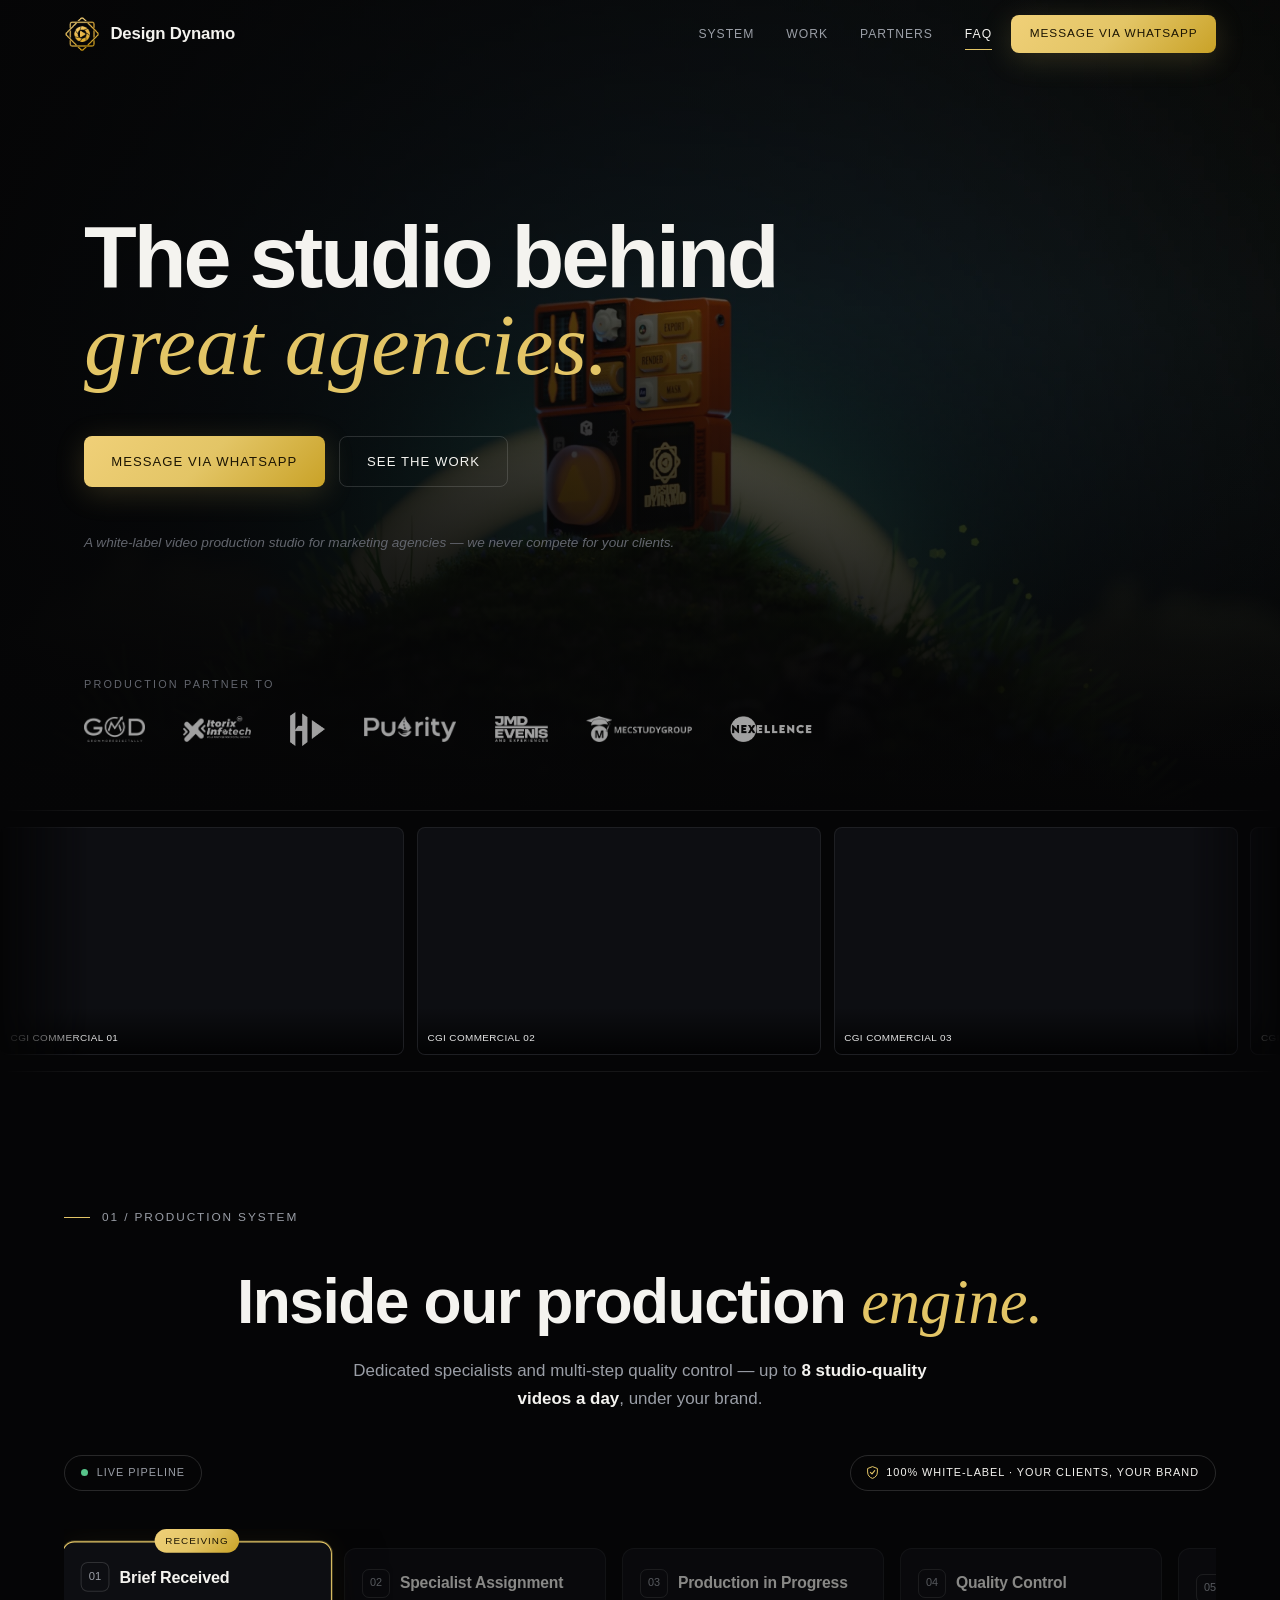
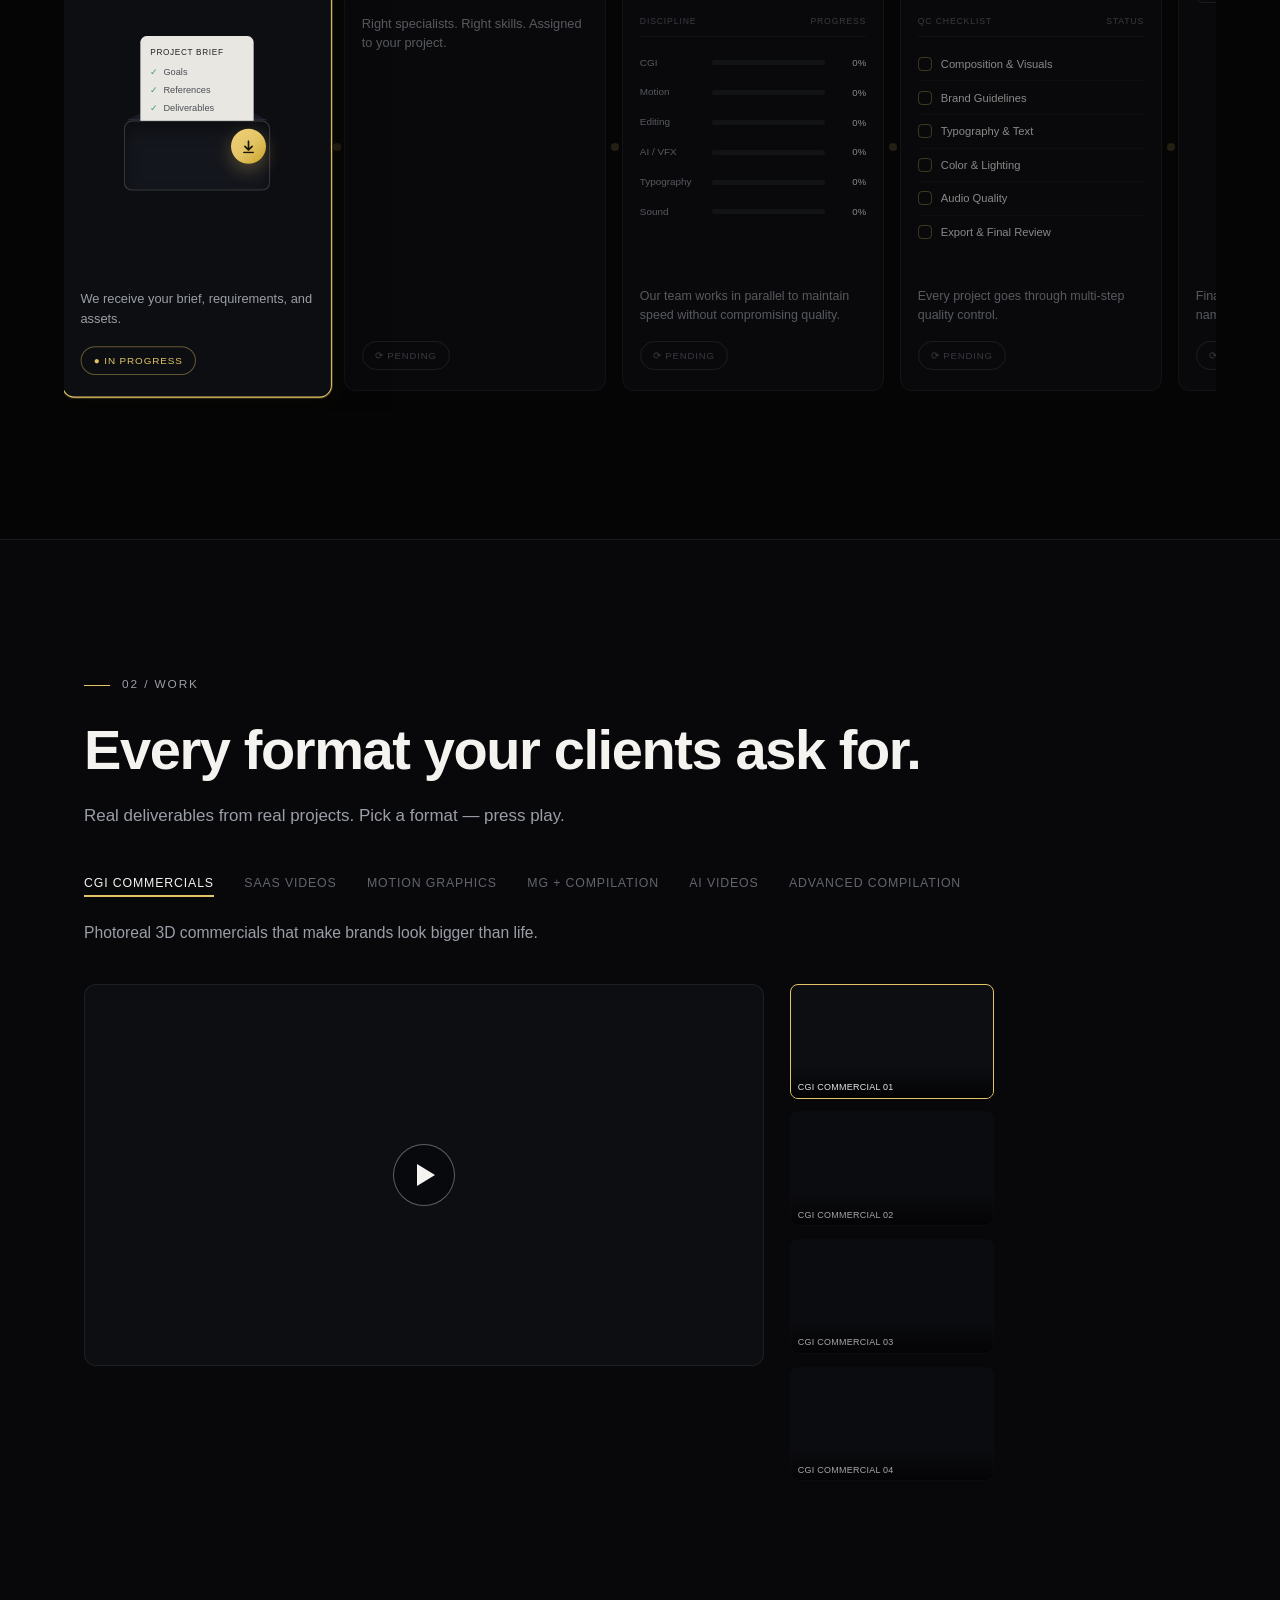
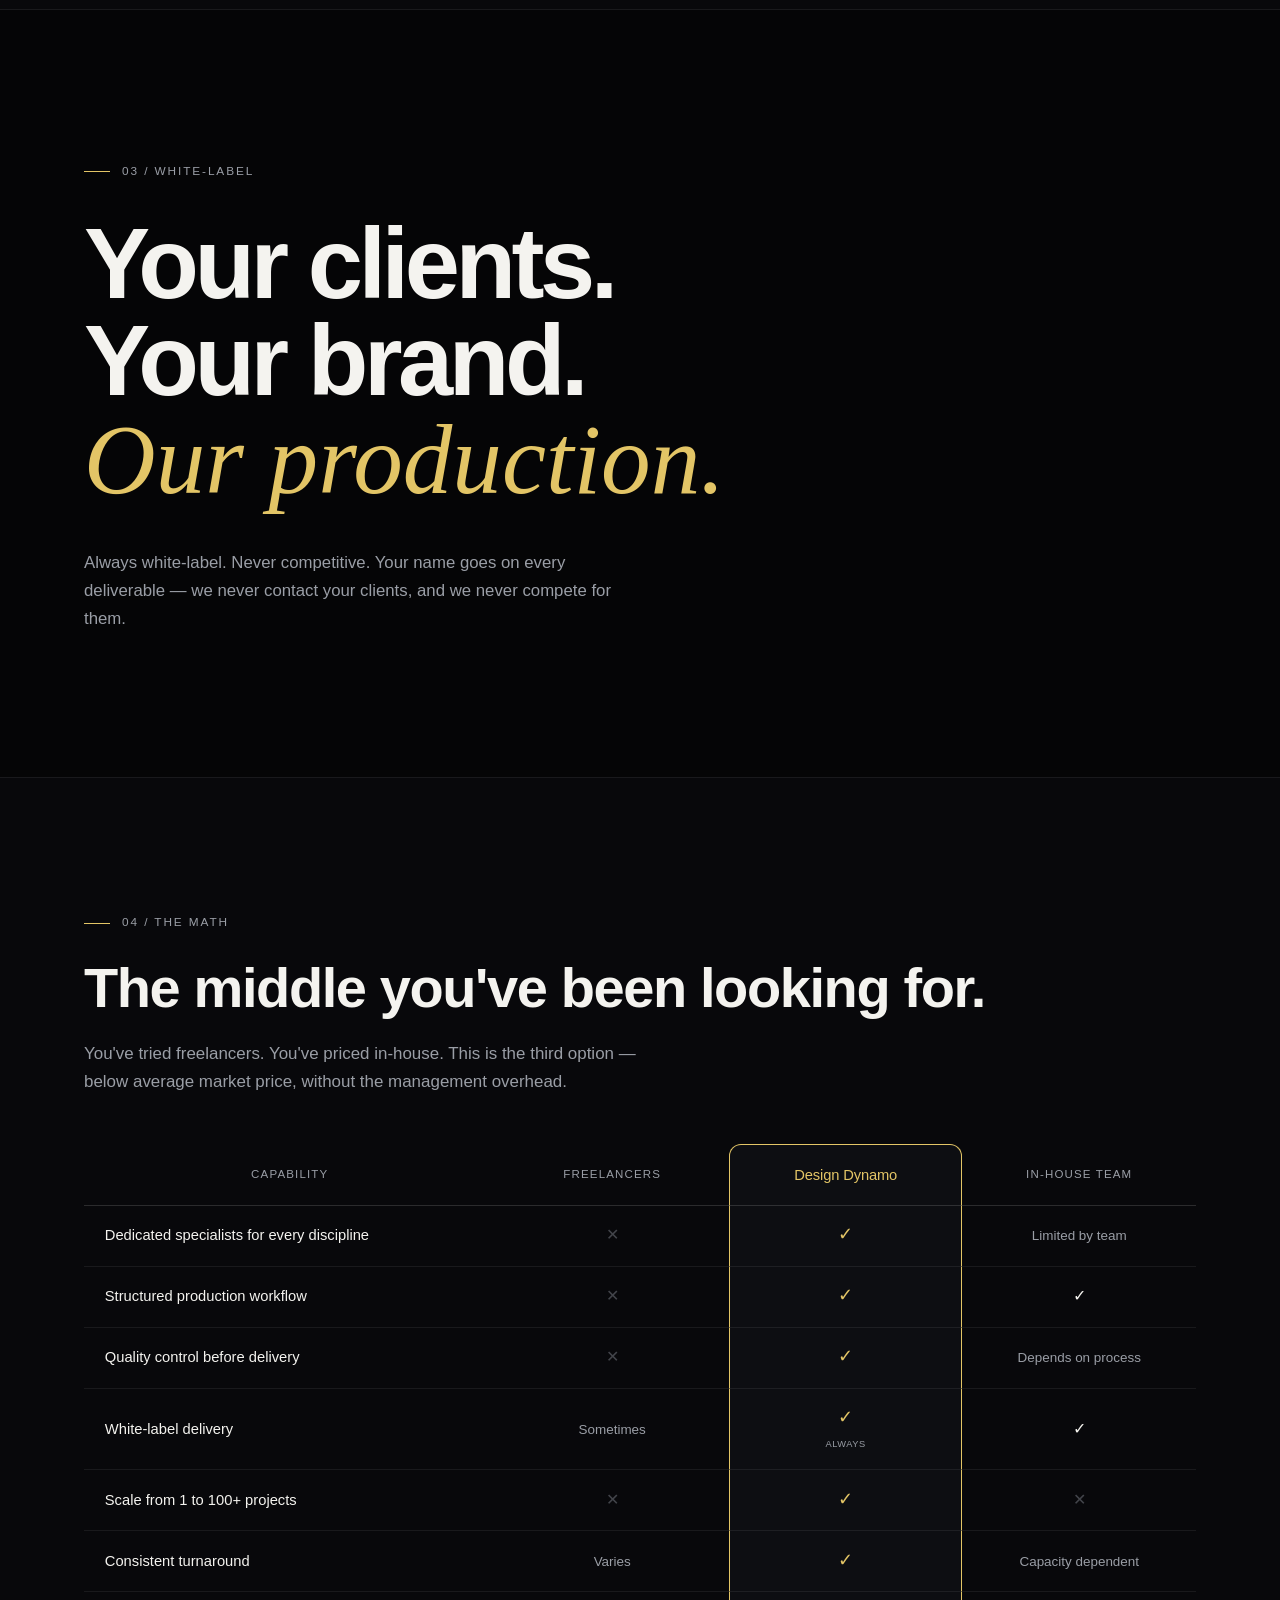
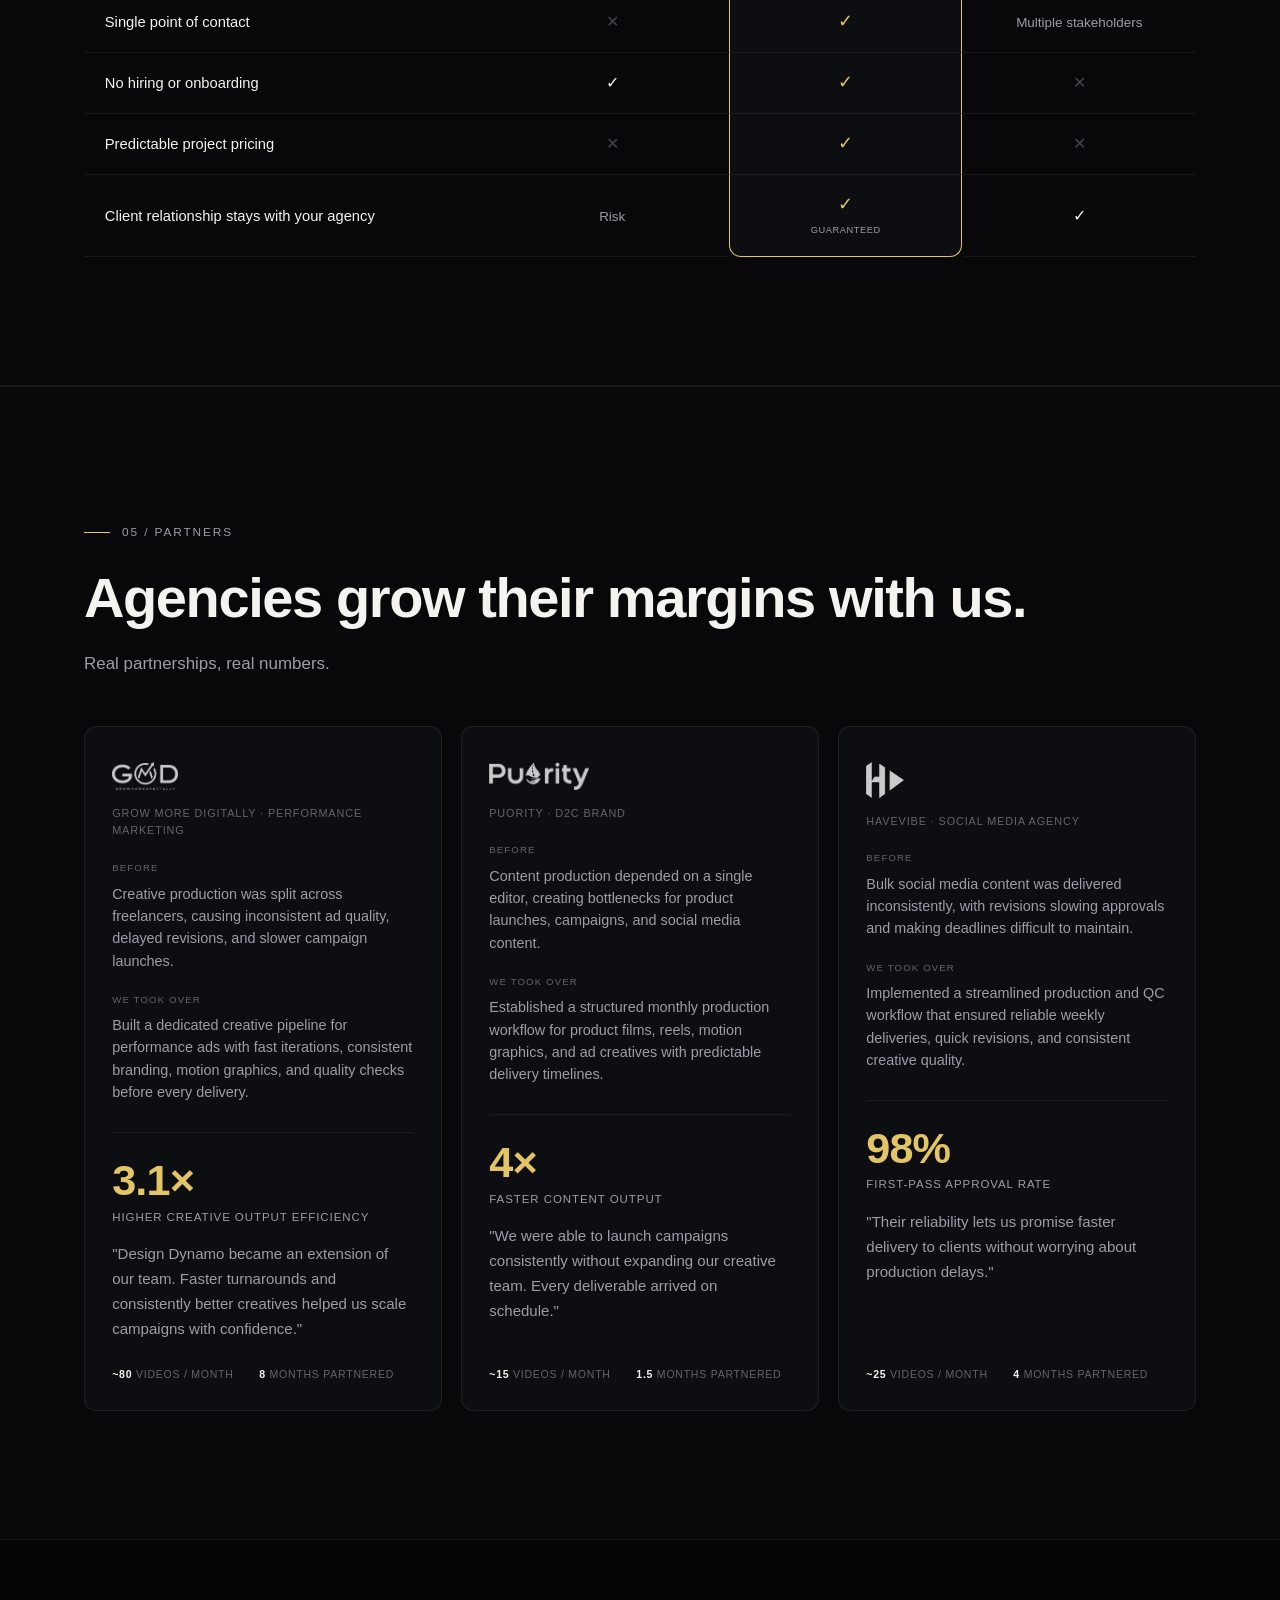
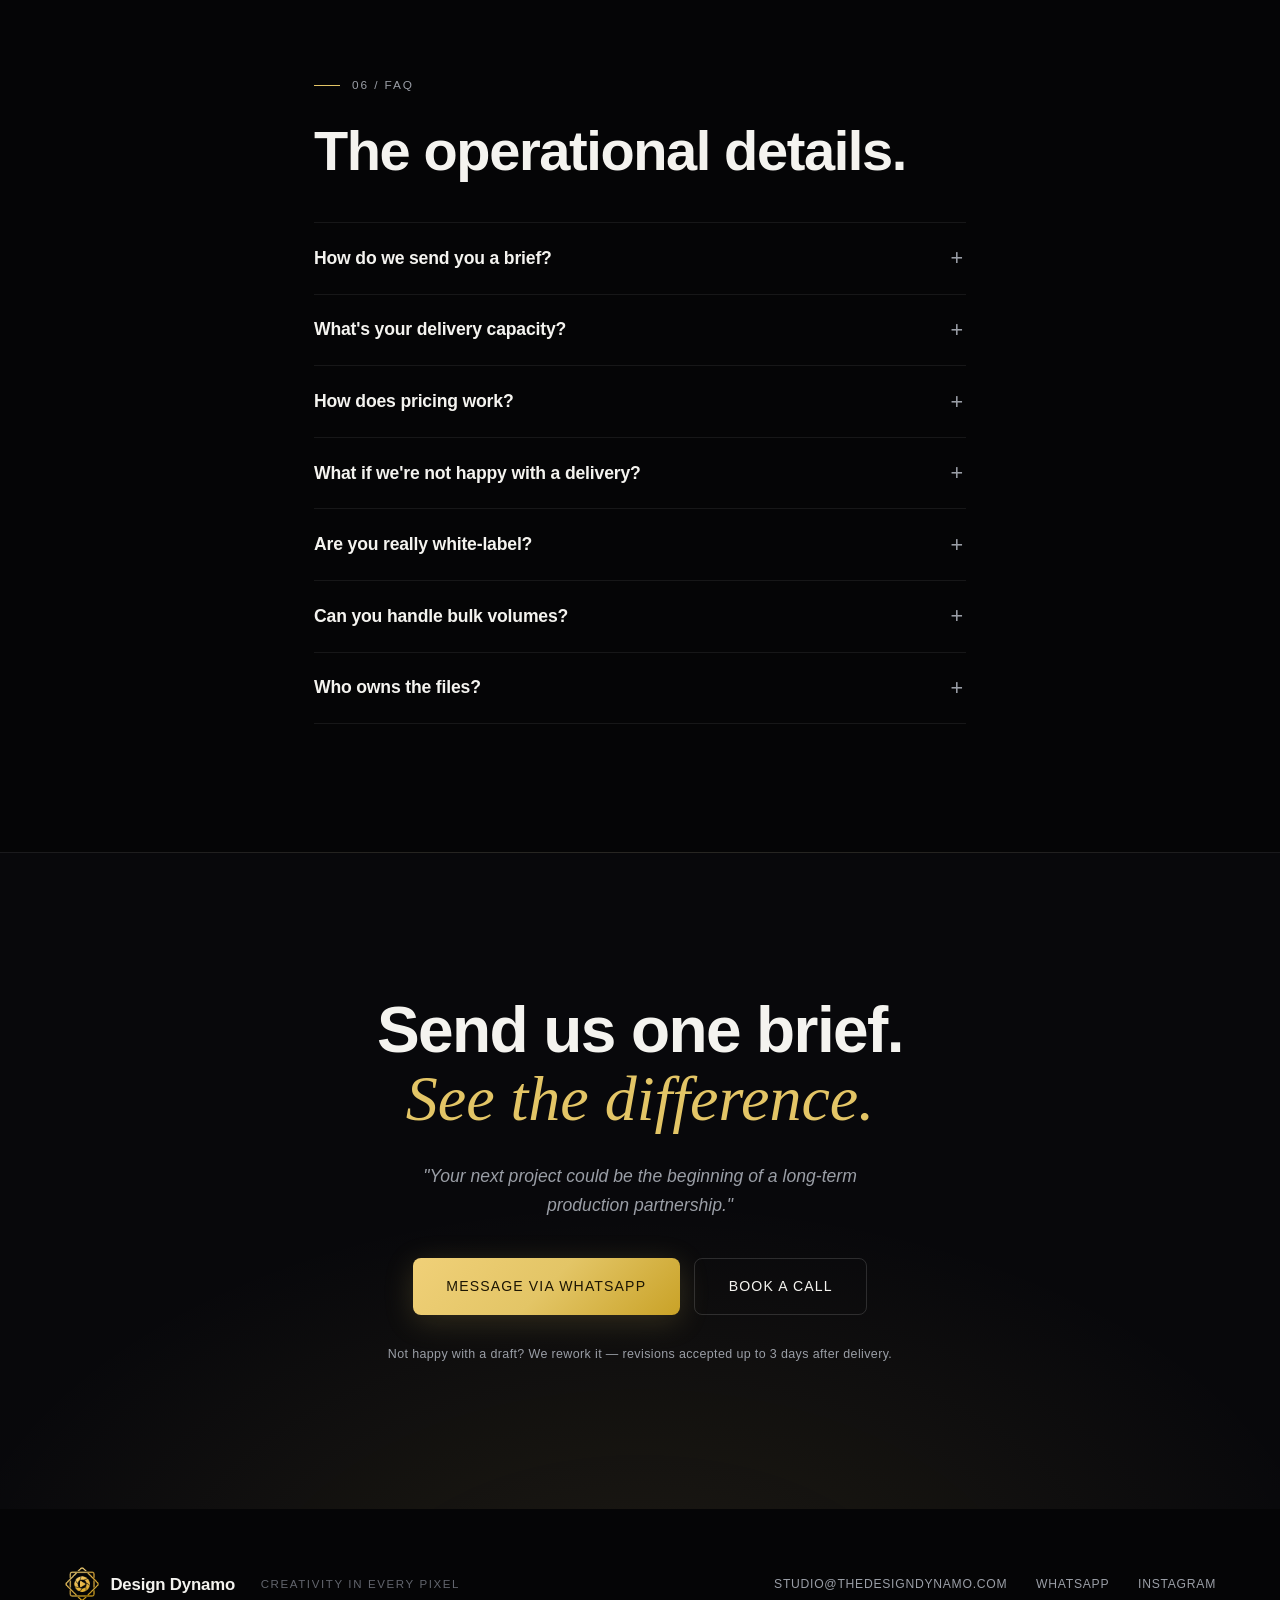
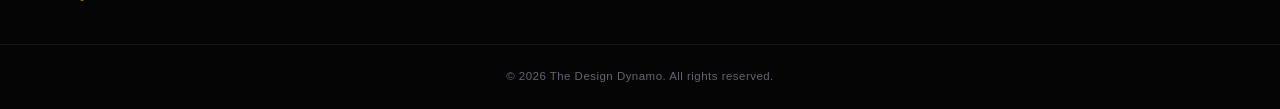
<file: index.html>
<!DOCTYPE html>
<html lang="en">
<head>
<meta charset="UTF-8" />
<meta name="viewport" content="width=device-width, initial-scale=1" />
<!-- Security: content policy + referrer. Sources are exactly what the site uses —
     self, Google Fonts, Cloudinary media, and the Apps Script booking endpoint.
     HSTS, X-Frame-Options and frame-ancestors can't be set via <meta>; add those
     as response headers at the host (see README / Render dashboard). -->
<meta http-equiv="Content-Security-Policy" content="default-src 'self'; base-uri 'self'; object-src 'none'; script-src 'self'; style-src 'self' 'unsafe-inline' https://fonts.googleapis.com; font-src 'self' https://fonts.gstatic.com; img-src 'self' data: https://res.cloudinary.com; media-src 'self' https://res.cloudinary.com; connect-src 'self' https://script.google.com https://script.googleusercontent.com; form-action 'self'" />
<meta name="referrer" content="strict-origin-when-cross-origin" />
<title>Design Dynamo — White-Label Video Production Studio for Marketing Agencies</title>
<meta name="description" content="Design Dynamo is a white-label video production studio for marketing agencies: motion graphics, CGI commercials, AI videos and edits. Below-market pricing, dedicated QC, up to 8 videos shipped daily — under your agency's name." />
<meta name="author" content="Design Dynamo" />
<meta name="robots" content="index, follow" />
<link rel="canonical" href="https://thedesigndynamo.com/" />

<!-- Open Graph / social sharing -->
<meta property="og:type" content="website" />
<meta property="og:site_name" content="Design Dynamo" />
<meta property="og:title" content="Design Dynamo — White-Label Video Studio for Marketing Agencies" />
<meta property="og:description" content="Below-market pricing, dedicated QC, up to 8 videos a day — under your agency's name, never ours." />
<meta property="og:image" content="https://thedesigndynamo.com/assets/bg.webp" />
<meta property="og:url" content="https://thedesigndynamo.com/" />
<meta name="twitter:card" content="summary_large_image" />
<meta name="twitter:title" content="Design Dynamo — White-Label Video Studio for Marketing Agencies" />
<meta name="twitter:description" content="The white-label video production studio behind great agencies." />
<meta name="twitter:image" content="https://thedesigndynamo.com/assets/bg.webp" />

<link rel="icon" type="image/png" href="assets/favicon.png" />
<link rel="preconnect" href="https://fonts.googleapis.com" />
<link rel="preconnect" href="https://fonts.gstatic.com" crossorigin />
<link href="https://fonts.googleapis.com/css2?family=Geist:wght@400;500;600;700&family=Poppins:wght@400;500;600;700&family=Instrument+Serif:ital@1&display=swap" rel="stylesheet" />
<link rel="stylesheet" href="css/design.css" />

<!-- Structured data: business entity + website + FAQ (mirrors the on-page FAQ,
     which Google requires to match). Update the FAQ node if the FAQ copy changes. -->
<script type="application/ld+json">
{
  "@context": "https://schema.org",
  "@graph": [
    {
      "@type": "ProfessionalService",
      "@id": "https://thedesigndynamo.com/#studio",
      "name": "Design Dynamo",
      "description": "White-label video production studio for marketing agencies — motion graphics, CGI commercials, AI videos and edits with dedicated quality control.",
      "url": "https://thedesigndynamo.com/",
      "email": "studio@thedesigndynamo.com",
      "telephone": "+91-91165-38867",
      "logo": "https://thedesigndynamo.com/assets/Logo.webp",
      "image": "https://thedesigndynamo.com/assets/bg.webp",
      "priceRange": "$$",
      "sameAs": ["https://www.instagram.com/the_design_dynamo/"],
      "slogan": "The studio behind great agencies.",
      "areaServed": "Worldwide",
      "serviceType": [
        "White-label video production",
        "Motion graphics",
        "CGI commercials",
        "AI video production",
        "Video editing for marketing agencies"
      ]
    },
    {
      "@type": "WebSite",
      "@id": "https://thedesigndynamo.com/#website",
      "url": "https://thedesigndynamo.com/",
      "name": "Design Dynamo",
      "publisher": { "@id": "https://thedesigndynamo.com/#studio" }
    },
    {
      "@type": "FAQPage",
      "@id": "https://thedesigndynamo.com/#faq",
      "mainEntity": [
        {
          "@type": "Question",
          "name": "How do we send you a brief?",
          "acceptedAnswer": { "@type": "Answer", "text": "Through WhatsApp or Notion — whichever fits your team's workflow." }
        },
        {
          "@type": "Question",
          "name": "What's your delivery capacity?",
          "acceptedAnswer": { "@type": "Answer", "text": "Up to 3 high-end motion graphics and 5 basic ad videos — every single day." }
        },
        {
          "@type": "Question",
          "name": "How does pricing work?",
          "acceptedAnswer": { "@type": "Answer", "text": "Per-project — every job gets a mutually agreed quote before work starts. No retainers, no minimums." }
        },
        {
          "@type": "Question",
          "name": "What if we're not happy with a delivery?",
          "acceptedAnswer": { "@type": "Answer", "text": "We rework it. Revision requests are accepted up to 3 days after the first draft is delivered." }
        },
        {
          "@type": "Question",
          "name": "Are you really white-label?",
          "acceptedAnswer": { "@type": "Answer", "text": "Yes. Your name goes on the work, and we never contact your clients — we're a studio, not a competing agency." }
        },
        {
          "@type": "Question",
          "name": "Can you handle bulk volumes?",
          "acceptedAnswer": { "@type": "Answer", "text": "That's what the pipeline is built for — specialized creatives per format plus a QC layer that doesn't slip when volume grows." }
        },
        {
          "@type": "Question",
          "name": "Who owns the files?",
          "acceptedAnswer": { "@type": "Answer", "text": "The final deliverables are fully yours. The working project files stay with Design Dynamo." }
        }
      ]
    }
  ]
}
</script>
</head>
<body>

<!-- ============ 1 · NAV ============ -->
<header class="nav" id="nav">
    <div class="nav-inner">
        <a href="#top" class="brand">
            <img src="assets/Logo.webp" alt="Design Dynamo" class="brand-mark" width="200" height="200" decoding="async" />
            <span class="brand-name">Design Dynamo</span>
        </a>
        <nav class="nav-links" aria-label="Main">
            <a href="#system">System</a>
            <a href="#work">Work</a>
            <a href="#partners">Partners</a>
            <a href="#faq">FAQ</a>
        </nav>
        <a class="btn btn-gold btn-sm nav-cta" href="https://wa.me/919116538867?text=Hi%2C%20Design%20Dynamo%2C" target="_blank" rel="noopener">Message via WhatsApp</a>
        <button class="nav-burger" id="nav-burger" aria-label="Menu" aria-expanded="false"><span></span><span></span><span></span></button>
    </div>
</header>

<!-- Full-screen mobile drawer (wireframe A). display:none on desktop; the burger
     toggles .open. MUST stay outside <header class="nav">: that element gets
     backdrop-filter when scrolled, which makes it the containing block for
     position:fixed descendants, collapsing this drawer to the 68px nav height.
     At body level it also layers above the sticky dock. -->
<nav class="nav-mobile" id="nav-mobile" aria-label="Mobile">
        <div class="nav-mobile-head">
            <span class="nav-mobile-brand"><img src="assets/Logo.webp" alt="" width="200" height="200" decoding="async" />Design Dynamo</span>
            <button class="nav-mobile-close" id="nav-close" aria-label="Close menu">✕</button>
        </div>
        <a href="#system">System <small>The pipeline</small></a>
        <a href="#work">Work <small>Formats</small></a>
        <a href="#partners">Partners <small>Results</small></a>
        <a href="#faq">FAQ <small>Details</small></a>
        <a href="book.html">Book a Call <small>2 min</small></a>
        <div class="nav-mobile-foot">
            <a class="btn btn-gold" href="https://wa.me/919116538867?text=Hi%2C%20Design%20Dynamo%2C" target="_blank" rel="noopener">Message via WhatsApp</a>
            <p class="nav-mobile-contacts">
                <a href="mailto:studio@thedesigndynamo.com">Email</a> ·
                <a href="https://wa.me/919116538867" target="_blank" rel="noopener">WhatsApp</a> ·
                <a href="https://www.instagram.com/the_design_dynamo/" target="_blank" rel="noopener">Instagram</a>
            </p>
        </div>
</nav>

<!-- ============ 2 · HERO ============ -->
<section class="hero" id="top">
    <div class="hero-top">
        <!-- Sources are injected by js/design.js, not declared here, so the browser
             downloads only the cut that matches: mbg on phones, lbg elsewhere.
             A `media` attribute on <source> works in <picture> but is not honoured
             inside <video>, so this has to be done in script. With JS off the
             poster stands in — it is the same frame. -->
        <video class="hero-video" autoplay muted loop playsinline poster="assets/bg.webp" controlslist="nodownload noremoteplayback" disablepictureinpicture></video>
        <div class="hero-shade"></div>
        <div class="hero-inner">
        <p class="kicker reveal">White-label video production for marketing agencies</p>
        <h1 class="reveal">The studio behind<br /><em>great agencies.</em></h1>
        <p class="hero-sub reveal">Below-market pricing. Quality your in-house editors can't match. A pipeline that ships up to <strong>8 videos a day</strong> — under your agency's name, never ours.</p>
        <!-- Scannable proof chips (wireframe C). mobile-only: desktop hero is unchanged. -->
        <div class="hero-stats mobile-only reveal">
            <div class="hstat"><b>8/day</b><span>Videos shipped</span></div>
            <div class="hstat"><b>100%</b><span>White-label</span></div>
            <div class="hstat"><b>1 day</b><span>Reply time</span></div>
        </div>
        <div class="hero-actions reveal">
            <a class="btn btn-gold" href="https://wa.me/919116538867?text=Hi%2C%20Design%20Dynamo%2C" target="_blank" rel="noopener">Message via WhatsApp</a>
            <a class="btn btn-line" href="#work">See the Work</a>
        </div>
        <p class="hero-trust reveal">A white-label video production studio for marketing agencies — we never compete for your clients.</p>
        </div>

        <div class="hero-partners reveal">
            <div class="container">
                <p class="trustbar-label">Production partner to</p>
                <div class="trustbar-logos">
                    <!-- Normalized to uniform white monochrome via CSS (.trustbar-logos img).
                         Source files are pre-flattened to white + alpha and sized to 120px tall
                         (3x the largest render size), so the filter has nothing left to discard.
                         width/height are intrinsic — they reserve the box and prevent layout shift. -->
                    <img class="logo-item" src="assets/logos/GMD.png" alt="Grow More Digitally" width="281" height="120" decoding="async" />
                    <img class="logo-item" src="assets/logos/Itorix-Infotech.png" alt="Itorix Infotech" width="314" height="120" decoding="async" />
                    <img class="logo-item logo-tall" src="assets/logos/Havevibe.png" alt="Havevibe" width="126" height="120" decoding="async" />
                    <img class="logo-item" src="assets/logos/Puority.png" alt="Puority" width="427" height="120" decoding="async" />
                    <img class="logo-item" src="assets/logos/JMD.png" alt="JMD Events and Experiences" width="246" height="120" decoding="async" />
                    <img class="logo-item" src="assets/logos/MECStudyGroup.png" alt="MEC Study Group" width="486" height="120" decoding="async" />
                    <img class="logo-item" src="assets/logos/Nexellence.png" alt="Nexellence" width="254" height="81" decoding="async" />
                </div>
            </div>
        </div>
    </div><!-- /hero-top -->
</section>

<!-- ============ FILMSTRIP · work reel ============ -->
<div class="filmstrip reveal" aria-label="Recent work preview">
    <div class="filmstrip-track" id="filmstrip"><!-- tiles injected by JS, duplicated for seamless loop --></div>
</div>

<!-- ============ 3 · PRODUCTION SYSTEM · the engine ============ -->
<section class="section" id="system">
    <div class="container container-wide">
        <p class="kicker reveal">01 / Production System</p>

        <div class="engine-header reveal">
            <h2>Inside our production <em class="accent-serif">engine.</em></h2>
            <p class="engine-sub">Dedicated specialists and multi-step quality control — up to <strong>8 studio-quality videos a day</strong>, under your brand.</p>
        </div>

        <div class="engine-meta reveal">
            <span class="meta-chip"><i class="live-dot"></i>Live pipeline</span>
            <span class="meta-chip wl">
                <svg width="11" height="13" viewBox="0 0 11 13" fill="none" aria-hidden="true"><path d="M5.5 0.6L10.4 2.5V6c0 3.4-2 5.4-4.9 6.4C2.6 11.4 0.6 9.4 0.6 6V2.5L5.5 0.6z" stroke="currentColor" stroke-width="1"/><path d="M3.4 6.3L5 7.9l2.7-3.2" stroke="currentColor" stroke-width="1.1" stroke-linecap="round" stroke-linejoin="round"/></svg>
                100% white-label · your clients, your brand
            </span>
        </div>

        <div class="engine reveal" id="engine">
            <div class="engine-pulse" id="engine-pulse" aria-hidden="true"></div>

            <!-- 01 · Brief Received -->
            <article class="e-card" data-stage="1">
                <span class="e-flag" aria-hidden="true">Receiving</span>
                <header class="e-head"><span class="e-num">01</span><h3>Brief Received</h3></header>
                <div class="e-visual v-brief" aria-hidden="true">
                    <div class="env">
                        <div class="env-flap"></div>
                        <div class="env-doc">
                            <span class="doc-title">Project Brief</span>
                            <span class="doc-row" style="--i:0">Goals</span>
                            <span class="doc-row" style="--i:1">References</span>
                            <span class="doc-row" style="--i:2">Deliverables</span>
                            <span class="doc-row" style="--i:3">Assets</span>
                        </div>
                        <div class="env-body"></div>
                        <div class="env-btn"><svg width="12" height="13" viewBox="0 0 12 13" fill="none" aria-hidden="true"><path d="M6 1v8M2.5 6L6 9.5 9.5 6M1.5 12h9" stroke="currentColor" stroke-width="1.6" stroke-linecap="round" stroke-linejoin="round"/></svg></div>
                    </div>
                </div>
                <p class="e-caption">We receive your brief, requirements, and assets.</p>
                <span class="e-status">⟳ Pending</span>
            </article>

            <!-- 02 · Specialist Assignment -->
            <article class="e-card" data-stage="2">
                <span class="e-flag" aria-hidden="true">Assigning</span>
                <header class="e-head"><span class="e-num">02</span><h3>Specialist Assignment</h3></header>
                <p class="e-intro">Right specialists. Right skills. Assigned to your project.</p>
                <div class="e-visual v-roster" aria-hidden="true">
                    <div class="spec-row" style="--i:0">
                        <span class="spec-ic" style="--c:#9d8cff"><svg width="12" height="13" viewBox="0 0 14 15" fill="none"><path d="M7 1l6 3.4v6.2L7 14l-6-3.4V4.4L7 1zM1.3 4.6L7 7.9l5.7-3.3M7 7.9V14" stroke="currentColor" stroke-width="1.1" stroke-linejoin="round"/></svg></span>
                        <span class="spec-name">CGI Specialist</span>
                        <span class="spec-pill">Assigned</span>
                    </div>
                    <div class="spec-row" style="--i:1">
                        <span class="spec-ic" style="--c:#e3c566"><svg width="12" height="13" viewBox="0 0 14 15" fill="none"><path d="M3 2l9 5.5L3 13V2z" stroke="currentColor" stroke-width="1.2" stroke-linejoin="round"/></svg></span>
                        <span class="spec-name">Motion Designer</span>
                        <span class="spec-pill">Assigned</span>
                    </div>
                    <div class="spec-row" style="--i:2">
                        <span class="spec-ic" style="--c:#6aa5e8"><svg width="12" height="13" viewBox="0 0 14 15" fill="none"><rect x="1" y="3" width="12" height="9" rx="1.4" stroke="currentColor" stroke-width="1.1"/><path d="M4 3v9M10 3v9" stroke="currentColor" stroke-width="1.1"/></svg></span>
                        <span class="spec-name">Video Editor</span>
                        <span class="spec-pill">Assigned</span>
                    </div>
                    <div class="spec-row" style="--i:3">
                        <span class="spec-ic" style="--c:#52c4b3"><svg width="12" height="13" viewBox="0 0 14 15" fill="none"><path d="M7 1.5l1.5 4L13 7l-4.5 1.5L7 12.5 5.5 8.5 1 7l4.5-1.5L7 1.5z" stroke="currentColor" stroke-width="1.1" stroke-linejoin="round"/></svg></span>
                        <span class="spec-name">AI / VFX Artist</span>
                        <span class="spec-pill">Assigned</span>
                    </div>
                    <div class="spec-row" style="--i:4">
                        <span class="spec-ic" style="--c:#d493c0"><svg width="12" height="13" viewBox="0 0 14 15" fill="none"><path d="M2 2.5h10M7 2.5V13M4.5 13h5" stroke="currentColor" stroke-width="1.2" stroke-linecap="round"/></svg></span>
                        <span class="spec-name">Typography Artist</span>
                        <span class="spec-pill">Assigned</span>
                    </div>
                    <div class="spec-row" style="--i:5">
                        <span class="spec-ic" style="--c:#b18ae8"><svg width="12" height="13" viewBox="0 0 14 15" fill="none"><path d="M2 5.5h2.5L8 2.5v10L4.5 9.5H2v-4z" stroke="currentColor" stroke-width="1.1" stroke-linejoin="round"/><path d="M10.5 5a3.4 3.4 0 010 5" stroke="currentColor" stroke-width="1.1" stroke-linecap="round"/></svg></span>
                        <span class="spec-name">Sound Designer</span>
                        <span class="spec-pill">Assigned</span>
                    </div>
                </div>
                <span class="e-status">⟳ Pending</span>
            </article>

            <!-- 03 · Production in Progress -->
            <article class="e-card" data-stage="3">
                <span class="e-flag" aria-hidden="true">In production</span>
                <header class="e-head"><span class="e-num">03</span><h3>Production in Progress</h3></header>
                <div class="e-visual v-prog" aria-hidden="true">
                    <div class="mini-head"><span>Discipline</span><span>Progress</span></div>
                    <div class="prog-row" data-min="65" data-max="85" style="--c:#9d8cff">
                        <span class="prog-name">CGI</span>
                        <span class="prog-bar"><i class="prog-fill"></i></span>
                        <span class="prog-val">0%</span>
                    </div>
                    <div class="prog-row" data-min="50" data-max="75" style="--c:#e3c566">
                        <span class="prog-name">Motion</span>
                        <span class="prog-bar"><i class="prog-fill"></i></span>
                        <span class="prog-val">0%</span>
                    </div>
                    <div class="prog-row" data-min="70" data-max="90" style="--c:#6aa5e8">
                        <span class="prog-name">Editing</span>
                        <span class="prog-bar"><i class="prog-fill"></i></span>
                        <span class="prog-val">0%</span>
                    </div>
                    <div class="prog-row" data-min="35" data-max="60" style="--c:#52c4b3">
                        <span class="prog-name">AI / VFX</span>
                        <span class="prog-bar"><i class="prog-fill"></i></span>
                        <span class="prog-val">0%</span>
                    </div>
                    <div class="prog-row" data-min="55" data-max="75" style="--c:#d493c0">
                        <span class="prog-name">Typography</span>
                        <span class="prog-bar"><i class="prog-fill"></i></span>
                        <span class="prog-val">0%</span>
                    </div>
                    <div class="prog-row" data-min="60" data-max="80" style="--c:#b18ae8">
                        <span class="prog-name">Sound</span>
                        <span class="prog-bar"><i class="prog-fill"></i></span>
                        <span class="prog-val">0%</span>
                    </div>
                </div>
                <p class="e-caption">Our team works in parallel to maintain speed without compromising quality.</p>
                <span class="e-status">⟳ Pending</span>
            </article>

            <!-- 04 · Quality Control -->
            <article class="e-card" data-stage="4">
                <span class="e-flag" aria-hidden="true">Checking</span>
                <header class="e-head"><span class="e-num">04</span><h3>Quality Control</h3></header>
                <div class="e-visual v-qc" aria-hidden="true">
                    <div class="mini-head"><span>QC checklist</span><span>Status</span></div>
                    <div class="qc-row" style="--i:0">
                        <span class="qc-check"><svg viewBox="0 0 12 12" fill="none"><path class="qc-tick" d="M2.6 6.4L5 8.8l4.4-5.4" stroke="currentColor" stroke-width="1.6" stroke-linecap="round" stroke-linejoin="round"/></svg></span>
                        <span class="qc-name">Composition &amp; Visuals</span>
                        <span class="qc-pass">Pass</span>
                    </div>
                    <div class="qc-row" style="--i:1">
                        <span class="qc-check"><svg viewBox="0 0 12 12" fill="none"><path class="qc-tick" d="M2.6 6.4L5 8.8l4.4-5.4" stroke="currentColor" stroke-width="1.6" stroke-linecap="round" stroke-linejoin="round"/></svg></span>
                        <span class="qc-name">Brand Guidelines</span>
                        <span class="qc-pass">Pass</span>
                    </div>
                    <div class="qc-row" style="--i:2">
                        <span class="qc-check"><svg viewBox="0 0 12 12" fill="none"><path class="qc-tick" d="M2.6 6.4L5 8.8l4.4-5.4" stroke="currentColor" stroke-width="1.6" stroke-linecap="round" stroke-linejoin="round"/></svg></span>
                        <span class="qc-name">Typography &amp; Text</span>
                        <span class="qc-pass">Pass</span>
                    </div>
                    <div class="qc-row" style="--i:3">
                        <span class="qc-check"><svg viewBox="0 0 12 12" fill="none"><path class="qc-tick" d="M2.6 6.4L5 8.8l4.4-5.4" stroke="currentColor" stroke-width="1.6" stroke-linecap="round" stroke-linejoin="round"/></svg></span>
                        <span class="qc-name">Color &amp; Lighting</span>
                        <span class="qc-pass">Pass</span>
                    </div>
                    <div class="qc-row" style="--i:4">
                        <span class="qc-check"><svg viewBox="0 0 12 12" fill="none"><path class="qc-tick" d="M2.6 6.4L5 8.8l4.4-5.4" stroke="currentColor" stroke-width="1.6" stroke-linecap="round" stroke-linejoin="round"/></svg></span>
                        <span class="qc-name">Audio Quality</span>
                        <span class="qc-pass">Pass</span>
                    </div>
                    <div class="qc-row" style="--i:5">
                        <span class="qc-check"><svg viewBox="0 0 12 12" fill="none"><path class="qc-tick" d="M2.6 6.4L5 8.8l4.4-5.4" stroke="currentColor" stroke-width="1.6" stroke-linecap="round" stroke-linejoin="round"/></svg></span>
                        <span class="qc-name">Export &amp; Final Review</span>
                        <span class="qc-pass">Pass</span>
                    </div>
                </div>
                <p class="e-caption">Every project goes through multi-step quality control.</p>
                <span class="e-status">⟳ Pending</span>
            </article>

            <!-- 05 · Delivered Under Your Brand -->
            <article class="e-card" data-stage="5">
                <span class="e-flag" aria-hidden="true">Delivering</span>
                <header class="e-head"><span class="e-num">05</span><h3>Delivered Under Your Brand</h3></header>
                <div class="e-visual v-box" aria-hidden="true">
                    <svg viewBox="0 0 140 118" width="100%">
                        <g class="box-file">
                            <rect x="60" y="0" width="22" height="27" rx="3" fill="#1c1e26" stroke="rgba(255,255,255,0.28)"/>
                            <path d="M64 7h14M64 12h14M64 17h9" stroke="rgba(255,255,255,0.35)" stroke-width="1.3" stroke-linecap="round"/>
                        </g>
                        <rect class="box-body" x="32" y="44" width="76" height="58" rx="4" fill="#101218" stroke="rgba(255,255,255,0.14)"/>
                        <rect class="box-ribbon" x="63" y="44" width="13" height="58" fill="#8a7a45"/>
                        <text class="box-brand" x="38" y="76">YOUR</text>
                        <text class="box-brand" x="38" y="89">BRAND</text>
                        <g class="box-lid">
                            <rect x="27" y="32" width="86" height="14" rx="3" fill="#171a22" stroke="rgba(255,255,255,0.18)"/>
                            <rect x="63" y="32" width="13" height="14" fill="#a08d50"/>
                        </g>
                        <rect class="box-shine" x="63" y="30" width="13" height="74" fill="url(#shineGrad)"/>
                        <g class="box-seal">
                            <circle cx="70" cy="39" r="8" fill="#e3c566"/>
                            <path d="M66.6 39.2l2.3 2.3 4.4-4.8" stroke="#1c1503" stroke-width="1.5" fill="none" stroke-linecap="round" stroke-linejoin="round"/>
                        </g>
                        <defs>
                            <linearGradient id="shineGrad" x1="0" y1="0" x2="0" y2="1">
                                <stop offset="0" stop-color="rgba(255,240,190,0)"/>
                                <stop offset="0.5" stop-color="rgba(255,240,190,0.85)"/>
                                <stop offset="1" stop-color="rgba(255,240,190,0)"/>
                            </linearGradient>
                        </defs>
                    </svg>
                </div>
                <p class="e-caption">Final files delivered under your agency name.</p>
                <span class="e-status">⟳ Pending</span>
            </article>
        </div>

        <!-- Mobile: the animated pipeline doesn't read on a phone, so it becomes a
             tap accordion (wireframe E). mobile-only; the desktop #engine above is
             hidden ≤900px. One panel open at a time, first open by default. -->
        <div class="engine-acc mobile-only" id="engine-acc">
            <div class="eacc open">
                <button class="eacc-head" aria-expanded="true"><span class="eacc-num">01</span><span class="eacc-title">Brief Received</span><span class="eacc-chev" aria-hidden="true">▾</span></button>
                <div class="eacc-body"><p>We receive your brief, requirements and assets — goals, references, deliverables.</p></div>
            </div>
            <div class="eacc">
                <button class="eacc-head" aria-expanded="false"><span class="eacc-num">02</span><span class="eacc-title">Specialist Assignment</span><span class="eacc-chev" aria-hidden="true">▾</span></button>
                <div class="eacc-body"><p>Right specialists, right skills — CGI, motion, editing, AI/VFX, typography and sound, assigned to your project.</p></div>
            </div>
            <div class="eacc">
                <button class="eacc-head" aria-expanded="false"><span class="eacc-num">03</span><span class="eacc-title">Production in Progress</span><span class="eacc-chev" aria-hidden="true">▾</span></button>
                <div class="eacc-body"><p>The team works in parallel to hold speed without compromising quality.</p><div class="eacc-track"><i style="width:64%"></i></div></div>
            </div>
            <div class="eacc">
                <button class="eacc-head" aria-expanded="false"><span class="eacc-num">04</span><span class="eacc-title">Quality Control</span><span class="eacc-chev" aria-hidden="true">▾</span></button>
                <div class="eacc-body"><p>Every project passes multi-step QC: composition, brand, typography, colour, audio and export.</p></div>
            </div>
            <div class="eacc">
                <button class="eacc-head" aria-expanded="false"><span class="eacc-num">05</span><span class="eacc-title">Delivered Under Your Brand</span><span class="eacc-chev" aria-hidden="true">▾</span></button>
                <div class="eacc-body"><p>Final files delivered under your agency name. Your clients never see us.</p></div>
            </div>
        </div>
    </div>
</section>

<!-- ============ 4 · WORK ============ -->
<section class="section section-tint" id="work">
    <div class="container">
        <p class="kicker reveal">02 / Work</p>
        <h2 class="reveal">Every format your clients ask for.</h2>
        <p class="section-sub reveal">Real deliverables from real projects. Pick a format — press play.</p>

        <div class="chips reveal" id="chips" role="tablist"><!-- chips injected by JS --></div>
        <p class="chip-desc reveal" id="chip-desc"></p>

        <!-- Desktop: featured player + thumbnail column. Hidden ≤900px. -->
        <div class="showcase reveal desktop-only">
            <div class="player-frame" id="player-frame">
                <video id="featured" preload="metadata" playsinline controlslist="nodownload noremoteplayback" disablepictureinpicture></video>
                <button class="player-play" id="player-play" aria-label="Play video">
                    <svg width="18" height="22" viewBox="0 0 18 22" fill="none"><path d="M0 0L18 11L0 22V0Z" fill="currentColor"/></svg>
                </button>
            </div>
            <div class="thumbs" id="thumbs"><!-- thumbnails injected by JS --></div>
        </div>

        <!-- Mobile: swipe reel of the active category's videos (wireframe J).
             Populated by js/design.js from the same WORKS data; chip taps swap it. -->
        <div class="work-reel mobile-only" id="work-reel"><!-- video cards injected by JS --></div>
        <div class="reel-cap mobile-only" id="reel-cap"></div>
    </div>
</section>

<!-- ============ 5 · WHITE-LABEL STATEMENT ============ -->
<section class="whitelabel" id="whitelabel">
    <div class="container">
        <p class="kicker reveal">03 / White-label</p>
        <h2 class="wl-statement reveal">Your clients.<br />Your brand.<br /><em>Our production.</em></h2>
        <p class="wl-sub reveal">Always white-label. Never competitive. Your name goes on every deliverable — we never contact your clients, and we never compete for them.</p>
    </div>
</section>

<!-- ============ 6 · COMPARISON ============ -->
<section class="section section-tint" id="compare">
    <div class="container">
        <p class="kicker reveal">04 / The Math</p>
        <h2 class="reveal">The middle you've been looking for.</h2>
        <p class="section-sub reveal">You've tried freelancers. You've priced in-house. This is the third option — below average market price, without the management overhead.</p>

        <!-- Mobile: the 4-column table can't fit a phone, so it becomes a
             segmented toggle showing one provider's checklist at a time
             (wireframe F). Built by js/design.js from the same rows as the
             table below, which is hidden ≤900px. -->
        <div class="cmp-mobile mobile-only reveal">
            <div class="seg" id="cmp-seg" role="tablist">
                <button class="active" data-col="0" role="tab">Freelancers</button>
                <button data-col="1" role="tab">Design Dynamo</button>
                <button data-col="2" role="tab">In-house</button>
            </div>
            <div class="cmp-list" id="cmp-list"><!-- rows injected by JS --></div>
        </div>

        <div class="compare-wrap reveal desktop-only">
            <table class="compare">
                <thead>
                    <tr><th>Capability</th><th>Freelancers</th><th class="us">Design Dynamo</th><th>In-house team</th></tr>
                </thead>
                <tbody>
                    <tr>
                        <td>Dedicated specialists for every discipline</td>
                        <td><span class="mk no">✕</span></td>
                        <td class="us"><span class="mk yes">✓</span></td>
                        <td><span class="mk-word">Limited by team</span></td>
                    </tr>
                    <tr>
                        <td>Structured production workflow</td>
                        <td><span class="mk no">✕</span></td>
                        <td class="us"><span class="mk yes">✓</span></td>
                        <td><span class="mk yes">✓</span></td>
                    </tr>
                    <tr>
                        <td>Quality control before delivery</td>
                        <td><span class="mk no">✕</span></td>
                        <td class="us"><span class="mk yes">✓</span></td>
                        <td><span class="mk-word">Depends on process</span></td>
                    </tr>
                    <tr>
                        <td>White-label delivery</td>
                        <td><span class="mk-word">Sometimes</span></td>
                        <td class="us"><span class="mk yes">✓</span><span class="mk-note">always</span></td>
                        <td><span class="mk yes">✓</span></td>
                    </tr>
                    <tr>
                        <td>Scale from 1 to 100+ projects</td>
                        <td><span class="mk no">✕</span></td>
                        <td class="us"><span class="mk yes">✓</span></td>
                        <td><span class="mk no">✕</span></td>
                    </tr>
                    <tr>
                        <td>Consistent turnaround</td>
                        <td><span class="mk-word">Varies</span></td>
                        <td class="us"><span class="mk yes">✓</span></td>
                        <td><span class="mk-word">Capacity dependent</span></td>
                    </tr>
                    <tr>
                        <td>Single point of contact</td>
                        <td><span class="mk no">✕</span></td>
                        <td class="us"><span class="mk yes">✓</span></td>
                        <td><span class="mk-word">Multiple stakeholders</span></td>
                    </tr>
                    <tr>
                        <td>No hiring or onboarding</td>
                        <td><span class="mk yes">✓</span></td>
                        <td class="us"><span class="mk yes">✓</span></td>
                        <td><span class="mk no">✕</span></td>
                    </tr>
                    <tr>
                        <td>Predictable project pricing</td>
                        <td><span class="mk no">✕</span></td>
                        <td class="us"><span class="mk yes">✓</span></td>
                        <td><span class="mk no">✕</span></td>
                    </tr>
                    <tr>
                        <td>Client relationship stays with your agency</td>
                        <td><span class="mk-word">Risk</span></td>
                        <td class="us"><span class="mk yes">✓</span><span class="mk-note">guaranteed</span></td>
                        <td><span class="mk yes">✓</span></td>
                    </tr>
                </tbody>
            </table>
        </div>
    </div>
</section>

<!-- ============ 5 · PARTNER STORIES ============ -->
<section class="section section-tint" id="partners">
    <div class="container">
        <p class="kicker reveal">05 / Partners</p>
        <h2 class="reveal">Agencies grow their margins with us.</h2>
        <p class="section-sub reveal">Real partnerships, real numbers.</p>

        <div class="stories">
            <!-- CASE STUDY CARDS — each follows the same 4-beat structure: who they are →
                 where they were → what we took over → the headline number.
                 Headline numbers animate on scroll-in; see .metric-num in js/design.js. -->
            <article class="story reveal">
                <img class="story-logo" src="assets/logos/GMD.png" alt="Grow More Digitally" width="281" height="120" decoding="async" loading="lazy" />
                <p class="story-who">Grow More Digitally · Performance marketing</p>

                <div class="story-beat">
                    <span class="beat-label">Before</span>
                    <p>Creative production was split across freelancers, causing inconsistent ad quality, delayed revisions, and slower campaign launches.</p>
                </div>
                <div class="story-beat">
                    <span class="beat-label">We took over</span>
                    <p>Built a dedicated creative pipeline for performance ads with fast iterations, consistent branding, motion graphics, and quality checks before every delivery.</p>
                </div>

                <p class="story-metric">
                    <span class="metric-num" data-from="0" data-to="3.1" data-decimals="1" data-suffix="×">3.1×</span>
                    <span class="metric-label">higher creative output efficiency</span>
                </p>
                <p class="story-text">"Design Dynamo became an extension of our team. Faster turnarounds and consistently better creatives helped us scale campaigns with confidence."</p>

                <ul class="story-facts">
                    <li><b>~80</b> videos / month</li>
                    <li><b>8</b> months partnered</li>
                </ul>
            </article>

            <article class="story reveal">
                <img class="story-logo" src="assets/logos/Puority.png" alt="Puority" width="427" height="120" decoding="async" loading="lazy" />
                <p class="story-who">Puority · D2C brand</p>

                <div class="story-beat">
                    <span class="beat-label">Before</span>
                    <p>Content production depended on a single editor, creating bottlenecks for product launches, campaigns, and social media content.</p>
                </div>
                <div class="story-beat">
                    <span class="beat-label">We took over</span>
                    <p>Established a structured monthly production workflow for product films, reels, motion graphics, and ad creatives with predictable delivery timelines.</p>
                </div>

                <p class="story-metric">
                    <span class="metric-num" data-from="0" data-to="4" data-decimals="0" data-suffix="×">4×</span>
                    <span class="metric-label">faster content output</span>
                </p>
                <p class="story-text">"We were able to launch campaigns consistently without expanding our creative team. Every deliverable arrived on schedule."</p>

                <ul class="story-facts">
                    <li><b>~15</b> videos / month</li>
                    <li><b>1.5</b> months partnered</li>
                </ul>
            </article>

            <article class="story reveal">
                <img class="story-logo logo-tall" src="assets/logos/Havevibe.png" alt="HaveVibe" width="126" height="120" decoding="async" loading="lazy" />
                <p class="story-who">HaveVibe · Social media agency</p>

                <div class="story-beat">
                    <span class="beat-label">Before</span>
                    <p>Bulk social media content was delivered inconsistently, with revisions slowing approvals and making deadlines difficult to maintain.</p>
                </div>
                <div class="story-beat">
                    <span class="beat-label">We took over</span>
                    <p>Implemented a streamlined production and QC workflow that ensured reliable weekly deliveries, quick revisions, and consistent creative quality.</p>
                </div>

                <p class="story-metric">
                    <span class="metric-num" data-from="0" data-to="98" data-decimals="0" data-suffix="%">98%</span>
                    <span class="metric-label">first-pass approval rate</span>
                </p>
                <p class="story-text">"Their reliability lets us promise faster delivery to clients without worrying about production delays."</p>

                <ul class="story-facts">
                    <li><b>~25</b> videos / month</li>
                    <li><b>4</b> months partnered</li>
                </ul>
            </article>
        </div>
        <p class="swipe-hint mobile-only">← swipe for more partners →</p>
    </div>
</section>

<!-- ============ 8 · FAQ ============ -->
<section class="section" id="faq">
    <div class="container container-narrow">
        <p class="kicker reveal">06 / FAQ</p>
        <h2 class="reveal">The operational details.</h2>

        <div class="faq-list reveal">
            <details><summary>How do we send you a brief?</summary><p>Through WhatsApp or Notion — whichever fits your team's workflow.</p></details>
            <details><summary>What's your delivery capacity?</summary><p>Up to 3 high-end motion graphics and 5 basic ad videos — every single day.</p></details>
            <details><summary>How does pricing work?</summary><p>Per-project — every job gets a mutually agreed quote before work starts. No retainers, no minimums.</p></details>
            <details><summary>What if we're not happy with a delivery?</summary><p>We rework it. Revision requests are accepted up to 3 days after the first draft is delivered.</p></details>
            <details><summary>Are you really white-label?</summary><p>Yes. Your name goes on the work, and we never contact your clients — we're a studio, not a competing agency.</p></details>
            <details><summary>Can you handle bulk volumes?</summary><p>That's what the pipeline is built for — specialized creatives per format plus a QC layer that doesn't slip when volume grows.</p></details>
            <details><summary>Who owns the files?</summary><p>The final deliverables are fully yours. The working project files stay with Design Dynamo.</p></details>
        </div>
    </div>
</section>

<!-- ============ 9 · FINAL CTA ============ -->
<section class="cta" id="brief">
    <div class="container cta-inner">
        <h2 class="reveal">Send us one brief.<br /><em>See the difference.</em></h2>
        <p class="cta-quote reveal">"Your next project could be the beginning of a long-term production partnership."</p>
        <div class="cta-actions reveal">
            <a class="btn btn-gold btn-lg" href="https://wa.me/919116538867?text=Hi%2C%20Design%20Dynamo%2C" target="_blank" rel="noopener">Message via WhatsApp</a>
            <a class="btn btn-line btn-lg" href="book.html">Book a Call</a>
        </div>
        <p class="cta-assure reveal">Not happy with a draft? We rework it — revisions accepted up to 3 days after delivery.</p>
    </div>
</section>

<!-- ============ 10 · FOOTER ============ -->
<footer class="footer">
    <div class="container footer-inner">
        <a href="#top" class="brand">
            <img src="assets/Logo.webp" alt="Design Dynamo" class="brand-mark" width="200" height="200" decoding="async" />
            <span class="brand-name">Design Dynamo</span>
        </a>
        <p class="footer-tag">Creativity in every pixel</p>
        <div class="footer-links">
            <a href="mailto:studio@thedesigndynamo.com">studio@thedesigndynamo.com</a>
            <a href="https://wa.me/919116538867" target="_blank" rel="noopener">WhatsApp</a>
            <a href="https://www.instagram.com/the_design_dynamo/" target="_blank" rel="noopener">Instagram</a>
        </div>
    </div>
    <p class="footer-bar">© 2026 The Design Dynamo. All rights reserved.</p>
</footer>

<!-- Persistent mobile action dock (wireframe H). Fixed to the viewport; revealed
     by js/design.js only after the hero scrolls out, so it never doubles the hero
     CTA. mobile-only. -->
<div class="dock mobile-only" id="dock" aria-hidden="true">
    <a class="btn btn-gold" href="https://wa.me/919116538867?text=Hi%2C%20Design%20Dynamo%2C" target="_blank" rel="noopener">Message via WhatsApp</a>
    <a class="btn btn-line" href="book.html">Book</a>
</div>

<script src="js/design.js"></script>
</body>
</html>
</file>
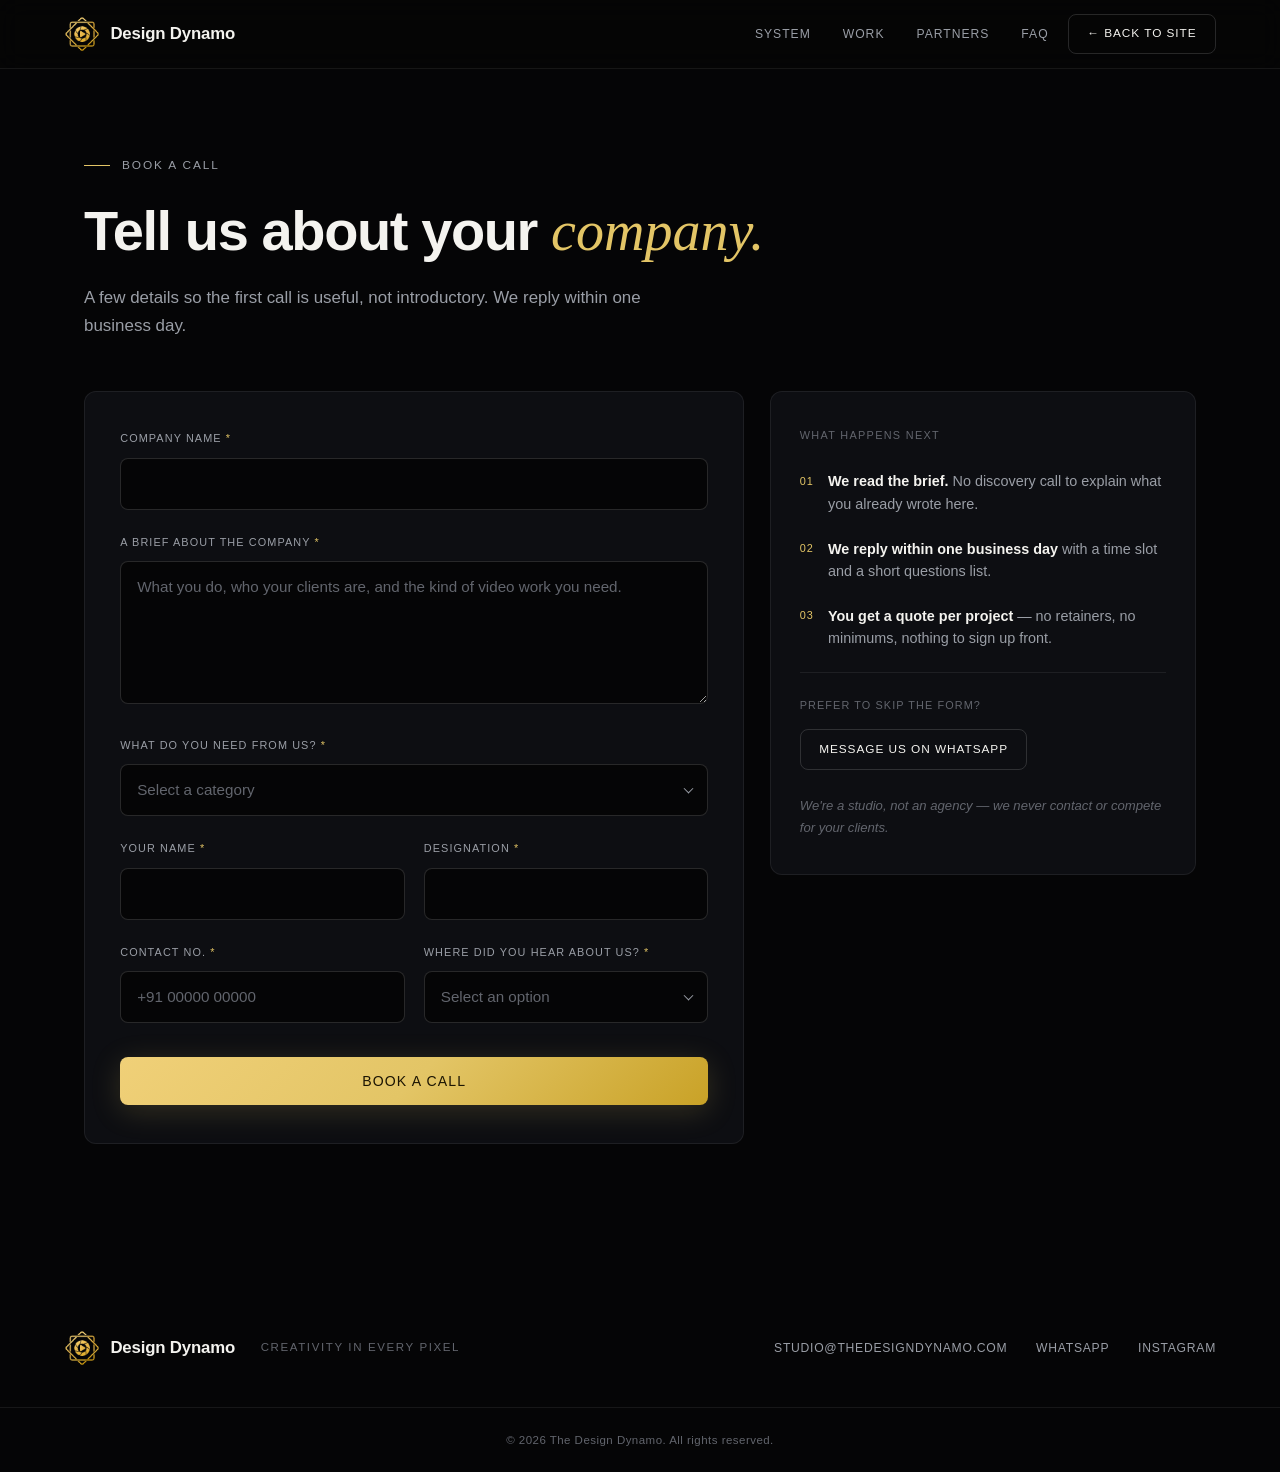
<file: book.html>
<!DOCTYPE html>
<html lang="en">
<head>
<meta charset="UTF-8" />
<meta name="viewport" content="width=device-width, initial-scale=1" />
<!-- Security: content policy + referrer. connect-src allows the Apps Script
     endpoint the booking form posts to. HSTS / X-Frame-Options belong at the host. -->
<meta http-equiv="Content-Security-Policy" content="default-src 'self'; base-uri 'self'; object-src 'none'; script-src 'self'; style-src 'self' 'unsafe-inline' https://fonts.googleapis.com; font-src 'self' https://fonts.gstatic.com; img-src 'self' data: https://res.cloudinary.com; media-src 'self' https://res.cloudinary.com; connect-src 'self' https://script.google.com https://script.googleusercontent.com; form-action 'self'" />
<meta name="referrer" content="strict-origin-when-cross-origin" />
<title>Book a Call — Design Dynamo</title>
<meta name="description" content="Book a call with Design Dynamo — the white-label video production studio behind great agencies. Tell us about your company and we'll get back within one business day." />
<meta name="robots" content="noindex, follow" />

<link rel="icon" type="image/png" href="assets/favicon.png" />
<link rel="preconnect" href="https://fonts.googleapis.com" />
<link rel="preconnect" href="https://fonts.gstatic.com" crossorigin />
<link href="https://fonts.googleapis.com/css2?family=Geist:wght@400;500;600;700&family=Poppins:wght@400;500;600;700&family=Instrument+Serif:ital@1&display=swap" rel="stylesheet" />
<link rel="stylesheet" href="css/design.css" />
</head>
<body class="page-book">

<!-- ============ NAV ============ -->
<header class="nav scrolled" id="nav">
    <div class="nav-inner">
        <a href="index.html#top" class="brand">
            <img src="assets/Logo.webp" alt="Design Dynamo" class="brand-mark" width="200" height="200" decoding="async" />
            <span class="brand-name">Design Dynamo</span>
        </a>
        <nav class="nav-links" aria-label="Main">
            <a href="index.html#system">System</a>
            <a href="index.html#work">Work</a>
            <a href="index.html#partners">Partners</a>
            <a href="index.html#faq">FAQ</a>
        </nav>
        <a class="btn btn-line btn-sm nav-cta" href="index.html#top">← Back to site</a>
        <button class="nav-burger" id="nav-burger" aria-label="Menu" aria-expanded="false"><span></span><span></span><span></span></button>
    </div>
</header>

<!-- Full-screen mobile drawer, matching index.html (wireframe A). MUST stay outside
     <header class="nav">: this page carries .scrolled permanently, so its
     backdrop-filter would make the header the containing block for this
     position:fixed drawer and collapse it to the 68px nav height. -->
<nav class="nav-mobile" id="nav-mobile" aria-label="Mobile">
        <div class="nav-mobile-head">
            <span class="nav-mobile-brand"><img src="assets/Logo.webp" alt="" width="200" height="200" decoding="async" />Design Dynamo</span>
            <button class="nav-mobile-close" id="nav-close" aria-label="Close menu">✕</button>
        </div>
        <a href="index.html#system">System <small>The pipeline</small></a>
        <a href="index.html#work">Work <small>Formats</small></a>
        <a href="index.html#partners">Partners <small>Results</small></a>
        <a href="index.html#faq">FAQ <small>Details</small></a>
        <a href="index.html#top">← Back to site <small>Home</small></a>
        <div class="nav-mobile-foot">
            <a class="btn btn-gold" href="https://wa.me/919116538867?text=Hi%2C%20Design%20Dynamo%2C" target="_blank" rel="noopener">Message via WhatsApp</a>
            <p class="nav-mobile-contacts">
                <a href="mailto:studio@thedesigndynamo.com">Email</a> ·
                <a href="https://wa.me/919116538867" target="_blank" rel="noopener">WhatsApp</a> ·
                <a href="https://www.instagram.com/the_design_dynamo/" target="_blank" rel="noopener">Instagram</a>
            </p>
        </div>
</nav>

<!-- ============ BOOKING ============ -->
<section class="section book-section">
    <div class="container">
        <p class="kicker reveal">Book a call</p>
        <h2 class="reveal">Tell us about your <em>company.</em></h2>
        <p class="section-sub reveal">A few details so the first call is useful, not introductory. We reply within one business day.</p>

        <div class="book-grid">
            <!-- ---- form ---- -->
            <form class="book-form reveal" id="book-form" novalidate>
                <div class="field">
                    <label for="company">Company name <span class="req">*</span></label>
                    <input type="text" id="company" name="company" autocomplete="organization" required />
                    <p class="field-error" data-error-for="company"></p>
                </div>

                <div class="field">
                    <label for="brief">A brief about the company <span class="req">*</span></label>
                    <textarea id="brief" name="brief" rows="5" required
                        placeholder="What you do, who your clients are, and the kind of video work you need."></textarea>
                    <p class="field-error" data-error-for="brief"></p>
                </div>

                <div class="field">
                    <label for="requirement">What do you need from us? <span class="req">*</span></label>
                    <div class="select-wrap">
                        <!-- mirrors the six work categories in js/design.js — keep in sync -->
                        <select id="requirement" name="requirement" required>
                            <option value="" disabled selected>Select a category</option>
                            <option>CGI Commercials</option>
                            <option>SaaS Videos</option>
                            <option>Motion Graphics</option>
                            <option>MG + Compilation</option>
                            <option>AI Videos</option>
                            <option>Advanced Compilation</option>
                            <option>Multiple categories</option>
                            <option>Not sure yet — need advice</option>
                        </select>
                    </div>
                    <p class="field-error" data-error-for="requirement"></p>
                </div>

                <div class="field-row">
                    <div class="field">
                        <label for="name">Your name <span class="req">*</span></label>
                        <input type="text" id="name" name="name" autocomplete="name" required />
                        <p class="field-error" data-error-for="name"></p>
                    </div>
                    <div class="field">
                        <label for="designation">Designation <span class="req">*</span></label>
                        <input type="text" id="designation" name="designation" autocomplete="organization-title" required />
                        <p class="field-error" data-error-for="designation"></p>
                    </div>
                </div>

                <div class="field-row">
                    <div class="field">
                        <label for="contact">Contact no. <span class="req">*</span></label>
                        <input type="tel" id="contact" name="contact" autocomplete="tel" inputmode="tel"
                            placeholder="+91 00000 00000" required />
                        <p class="field-error" data-error-for="contact"></p>
                    </div>
                    <div class="field">
                        <label for="source">Where did you hear about us? <span class="req">*</span></label>
                        <div class="select-wrap">
                            <select id="source" name="source" required>
                                <option value="" disabled selected>Select an option</option>
                                <option>Instagram</option>
                                <option>LinkedIn</option>
                                <option>Google search</option>
                                <option>Referral from a partner</option>
                                <option>Existing client</option>
                                <option>Upwork / Fiverr</option>
                                <option>Event or conference</option>
                                <option>Other</option>
                            </select>
                        </div>
                        <p class="field-error" data-error-for="source"></p>
                    </div>
                </div>

                <!-- honeypot: bots fill it, humans never see it -->
                <div class="hp" aria-hidden="true">
                    <label for="website">Website</label>
                    <input type="text" id="website" name="website" tabindex="-1" autocomplete="off" />
                </div>

                <button type="submit" class="btn btn-gold btn-lg book-submit" id="book-submit">Book a Call</button>

                <p class="form-status" id="form-status" role="status" aria-live="polite"></p>
            </form>

            <!-- ---- aside ---- -->
            <aside class="book-aside reveal">
                <p class="aside-title">What happens next</p>
                <ol class="aside-steps">
                    <li>
                        <span class="step-n">01</span>
                        <p><b>We read the brief.</b> No discovery call to explain what you already wrote here.</p>
                    </li>
                    <li>
                        <span class="step-n">02</span>
                        <p><b>We reply within one business day</b> with a time slot and a short questions list.</p>
                    </li>
                    <li>
                        <span class="step-n">03</span>
                        <p><b>You get a quote per project</b> — no retainers, no minimums, nothing to sign up front.</p>
                    </li>
                </ol>

                <p class="aside-note">Prefer to skip the form?</p>
                <a class="btn btn-line btn-sm" href="https://wa.me/919116538867" target="_blank" rel="noopener">Message us on WhatsApp</a>

                <p class="aside-fine">We're a studio, not an agency — we never contact or compete for your clients.</p>
            </aside>
        </div>
    </div>
</section>

<!-- ============ FOOTER ============ -->
<footer class="footer">
    <div class="container footer-inner">
        <a href="index.html#top" class="brand">
            <img src="assets/Logo.webp" alt="Design Dynamo" class="brand-mark" width="200" height="200" decoding="async" />
            <span class="brand-name">Design Dynamo</span>
        </a>
        <p class="footer-tag">Creativity in every pixel</p>
        <div class="footer-links">
            <a href="mailto:studio@thedesigndynamo.com">studio@thedesigndynamo.com</a>
            <a href="https://wa.me/919116538867" target="_blank" rel="noopener">WhatsApp</a>
            <a href="https://www.instagram.com/the_design_dynamo/" target="_blank" rel="noopener">Instagram</a>
        </div>
    </div>
    <p class="footer-bar">© 2026 The Design Dynamo. All rights reserved.</p>
</footer>

<script src="js/book.js"></script>
</body>
</html>
</file>
<file: css/design.css>
/* ============================================================
   Design Dynamo — design.css · "Cinematic Editorial"
   Flat filmic black · one champagne-gold accent.
   Type system:
     · Display  → Poppins (headings — premium via scale, tight tracking)
     · Body     → Poppins
     · Labels   → Geist (numbers, labels, kickers, buttons, chips)
     · Accent   → Instrument Serif (italic emphasis words)
   Layout: left-aligned, numbered sections, work bleeds to the edge,
   rhythm contrast between dense and spacious. No centered templates.
   ============================================================ */

:root {
    --bg: #050506;
    --surface: #0d0e12;
    --surface-2: #14151b;
    --border: rgba(255, 255, 255, 0.07);
    --border-strong: rgba(255, 255, 255, 0.14);
    --text: #f4f3ef;          /* filmic warm off-white */
    --muted: #9a9ea6;
    --faint: #62656d;
    --gold: #e3c566;
    --gold-grad: linear-gradient(135deg, #f0d078 0%, #e3c566 50%, #c9a227 100%);
    --gold-ink: #1c1503;
    --r: 12px;
    --font-display: "Poppins", sans-serif;
    --font-body: "Poppins", sans-serif;
    /* --font-mono kept as a token name for the label/button text, now Geist (not monospace) */
    --font-mono: "Geist", "Poppins", sans-serif;
    --font-geist: "Geist", "Poppins", sans-serif;
    --nav-h: 68px;
    --edge: clamp(1.25rem, 5vw, 4rem);   /* page side gutter */
}

*, *::before, *::after { box-sizing: border-box; margin: 0; }

html { scroll-behavior: smooth; }
@media (prefers-reduced-motion: reduce) { html { scroll-behavior: auto; } }

body {
    background: var(--bg);
    color: var(--text);
    font: 400 1rem/1.65 var(--font-body);
    -webkit-font-smoothing: antialiased;
    overflow-x: hidden;
}

img, video { max-width: 100%; display: block; }
a { color: inherit; text-decoration: none; }

h1, h2, h3 { font-family: var(--font-display); font-weight: 700; line-height: 1.05; letter-spacing: -0.02em; }
h1 { font-size: clamp(2.9rem, 7.2vw, 5.4rem); letter-spacing: -0.035em; line-height: 1.0; }
h2 { font-size: clamp(2.1rem, 4.8vw, 3.5rem); letter-spacing: -0.025em; line-height: 1.06; }
/* heading accent words: bold sans lead-in + italic gold serif emphasis (the site's signature) */
h1 em, h2 em {
    font-family: "Instrument Serif", serif;
    font-style: italic;
    font-weight: 400;
    color: var(--gold);
    letter-spacing: 0;
}

.container { max-width: 1240px; margin: 0 auto; padding: 0 var(--edge); }
.container-narrow { max-width: 780px; }
/* the engine is the signature section — it breaks out and fills the screen,
   growing with the viewport (a block already fills available width) up to a
   1920px ceiling so cards stay well-proportioned on ultra-wide displays */
.container-wide { max-width: 1920px; }

/* ---------- Editorial section header (numbered, left-aligned) ---------- */
.kicker {
    display: inline-flex;
    align-items: center;
    gap: 0.75rem;
    font-family: var(--font-geist);
    font-size: 0.74rem;
    font-weight: 500;
    text-transform: uppercase;
    letter-spacing: 0.16em;
    color: var(--muted);
    margin-bottom: 1.6rem;
}
.kicker::before {
    content: "";
    width: 26px;
    height: 1px;
    background: var(--gold);
    flex: none;
}
.section { padding: 8rem 0; }
.section-tight { padding: 5rem 0; }
.section-tint { background: #08080b; border-top: 1px solid var(--border); border-bottom: 1px solid var(--border); }
.section-sub { color: var(--muted); max-width: 580px; margin: 1.4rem 0 0; font-size: 1.06rem; }
.section-sub .gold-num { color: var(--gold); font-family: var(--font-mono); font-weight: 500; font-size: 1.05em; }
.section-sub em { font-style: normal; color: var(--text); font-weight: 600; }

/* ---------- Buttons ---------- */
.btn {
    display: inline-flex;
    align-items: center;
    justify-content: center;
    font-family: var(--font-mono);
    font-weight: 500;
    font-size: 0.82rem;
    text-transform: uppercase;
    letter-spacing: 0.08em;
    padding: 0.85rem 1.7rem;
    border-radius: 8px;
    border: none;
    cursor: pointer;
    transition: transform 0.2s ease, box-shadow 0.2s ease, border-color 0.2s ease, color 0.2s ease, background 0.2s ease;
}
.btn-sm { padding: 0.6rem 1.15rem; font-size: 0.74rem; }
.btn-lg { padding: 1rem 2.1rem; font-size: 0.88rem; }
.btn-gold {
    background: var(--gold-grad);
    color: var(--gold-ink);
    box-shadow: 0 6px 30px rgba(227, 197, 102, 0.18);
}
.btn-gold:hover { transform: translateY(-2px); box-shadow: 0 10px 40px rgba(227, 197, 102, 0.32); }
.btn-line {
    background: transparent;
    color: var(--text);
    border: 1px solid var(--border-strong);
}
.btn-line:hover { border-color: var(--text); transform: translateY(-2px); }

/* ---------- Nav ---------- */
.nav {
    position: fixed;
    inset: 0 0 auto;
    z-index: 100;
    transition: background 0.3s ease, border-color 0.3s ease, backdrop-filter 0.3s ease;
    border-bottom: 1px solid transparent;
}
.nav.scrolled { background: rgba(5, 5, 6, 0.8); backdrop-filter: blur(12px); -webkit-backdrop-filter: blur(12px); border-bottom-color: var(--border); }
.nav-inner {
    max-width: 1400px;
    margin: 0 auto;
    height: var(--nav-h);
    padding: 0 var(--edge);
    display: flex;
    align-items: center;
    gap: 1.2rem;
}
.brand { display: flex; align-items: center; gap: 0.65rem; }
.brand-mark { height: 36px; width: auto; }
.brand-name { font-family: var(--font-display); font-weight: 700; font-size: 1.05rem; letter-spacing: -0.01em; white-space: nowrap; }
.nav-links { display: flex; gap: 2rem; margin-left: auto; }
.nav-links a {
    font-family: var(--font-mono);
    font-size: 0.76rem;
    text-transform: uppercase;
    letter-spacing: 0.08em;
    color: var(--muted);
    transition: color 0.2s ease;
    position: relative;
}
.nav-links a::after {
    content: "";
    position: absolute;
    left: 0; bottom: -6px;
    width: 0; height: 1px;
    background: var(--gold);
    transition: width 0.25s ease;
}
.nav-links a:hover { color: var(--text); }
.nav-links a.active { color: var(--text); }
.nav-links a.active::after { width: 100%; }
.nav-burger { display: none; flex-direction: column; gap: 5px; margin-left: auto; background: none; border: 0; padding: 8px; cursor: pointer; }
.nav-burger span { width: 24px; height: 2px; background: var(--text); border-radius: 2px; transition: transform 0.25s, opacity 0.25s; }
.nav-burger.open span:nth-child(1) { transform: translateY(7px) rotate(45deg); }
.nav-burger.open span:nth-child(2) { opacity: 0; }
.nav-burger.open span:nth-child(3) { transform: translateY(-7px) rotate(-45deg); }
.nav-mobile {
    display: none;
    flex-direction: column;
    gap: 1.2rem;
    padding: 1.4rem var(--edge) 1.8rem;
    background: rgba(5, 5, 6, 0.97);
    border-bottom: 1px solid var(--border);
}
.nav-mobile.open { display: flex; }
.nav-mobile a { font-family: var(--font-mono); font-size: 0.82rem; text-transform: uppercase; letter-spacing: 0.06em; color: var(--muted); }
.nav-mobile a.btn { color: var(--gold-ink); justify-content: center; }

/* ---------- Hero (left-aligned, cinematic over video) ---------- */
.hero { position: relative; text-align: left; }
.hero-top {
    position: relative;
    overflow: hidden;
    padding: calc(var(--nav-h) + 5rem) 0 4rem;
    min-height: 90svh;
    display: flex;
    flex-direction: column;
}
/* logo row in normal flow at the hero's base. The copy above it centers via
   .hero-inner's auto margins, so on short/wide viewports the two stack instead
   of overlapping (absolute positioning collided with the trust line there). */
.hero-partners {
    position: relative;
    z-index: 2;
    margin-top: 3.5rem;
}
.hero-partners .trustbar-label { margin-bottom: 1.1rem; }
.hero-partners .trustbar-logos { gap: 1.6rem 2.4rem; }
.hero-video {
    position: absolute;
    inset: 0;
    width: 100%;
    height: 100%;
    object-fit: cover;
    z-index: 0;
}
/* left-weighted vignette: text side dark, subject (right) stays visible, fades to page at the base */
.hero-shade {
    position: absolute;
    inset: 0;
    z-index: 1;
    background:
        linear-gradient(to right, rgba(5, 5, 6, 0.9) 0%, rgba(5, 5, 6, 0.62) 42%, rgba(5, 5, 6, 0.22) 100%),
        linear-gradient(to bottom, rgba(5, 5, 6, 0.4) 0%, rgba(5, 5, 6, 0.18) 38%, rgba(5, 5, 6, 0.86) 80%, var(--bg) 100%);
}
/* margin:auto = horizontally centered + vertically centered in the space above the logo row */
.hero-inner { position: relative; z-index: 2; width: 100%; max-width: 1240px; margin: auto; padding: 0 var(--edge); }
.hero .kicker { color: var(--gold); }
.hero .kicker::before { background: var(--gold); }
.hero-inner h1 { margin: 0; max-width: 15ch; }
/* Eyebrow + descriptive sub are hidden site-wide — the hero reads headline →
   actions → reassurance on every screen. The h1, <title> and meta description
   still carry the core keywords, so SEO is unaffected. */
.hero .kicker, .hero-sub { display: none; }
.hero-sub { color: var(--muted); font-size: clamp(1.02rem, 2.1vw, 1.2rem); line-height: 1.7; max-width: 540px; margin: 2.4rem 0 3.2rem; }
.hero-sub strong { color: var(--text); font-weight: 600; }
/* margin-top restores the h1 → buttons gap the removed sub used to provide */
.hero-actions { display: flex; gap: 0.9rem; justify-content: flex-start; flex-wrap: wrap; margin-top: 3rem; }
.hero-trust { margin-top: 2.8rem; font-size: 0.85rem; color: var(--faint); font-style: italic; }

/* filmstrip — standalone work-reel band (sits below the trust bar) */
.filmstrip {
    position: relative;
    z-index: 3;
    overflow: hidden;
    border-top: 1px solid var(--border);
    border-bottom: 1px solid var(--border);
    padding: 1rem 0;
    -webkit-mask-image: linear-gradient(to right, transparent, #000 7%, #000 93%, transparent);
    mask-image: linear-gradient(to right, transparent, #000 7%, #000 93%, transparent);
}
.filmstrip-track {
    display: flex;
    gap: 0.8rem;
    width: max-content;
    animation: strip 52s linear infinite;
}
.filmstrip:hover .filmstrip-track { animation-play-state: paused; }
@keyframes strip { from { transform: translateX(0); } to { transform: translateX(-50%); } }
@media (prefers-reduced-motion: reduce) { .filmstrip-track { animation: none; } }
.strip-tile {
    position: relative;
    width: 128px;
    height: 228px;
    border-radius: 8px;
    overflow: hidden;
    border: 1px solid var(--border);
    background: var(--surface);
    flex: none;
    cursor: pointer;
    transition: border-color 0.2s ease;
}
.strip-tile:hover { border-color: var(--border-strong); }
.strip-tile.wide { width: 404px; }
.strip-tile video { width: 100%; height: 100%; object-fit: cover; }
.strip-tile .strip-label {
    position: absolute;
    inset: auto 0 0;
    padding: 1.4rem 0.6rem 0.5rem;
    font-family: var(--font-mono);
    font-size: 0.62rem;
    letter-spacing: 0.04em;
    text-transform: uppercase;
    color: rgba(255, 255, 255, 0.9);
    background: linear-gradient(to top, rgba(0, 0, 0, 0.8), transparent);
    pointer-events: none;
}

/* ---------- Trust bar ---------- */
.trustbar { padding: 2.4rem 0; border-bottom: 1px solid var(--border); }
.trustbar-label {
    font-family: var(--font-mono);
    font-size: 0.68rem;
    text-transform: uppercase;
    letter-spacing: 0.2em;
    color: var(--faint);
    margin-bottom: 1.4rem;
}
.trustbar-logos { display: flex; gap: 1.6rem 2.2rem; align-items: center; flex-wrap: wrap; }
/* All partner logos are normalized to one white-monochrome treatment so mixed
   source colors/sizes read as a single coherent row. Height sets the band;
   max-width caps ultra-wide wordmarks; the filter flattens every logo to white. */
.logo-item {
    height: 26px;
    width: auto;
    max-width: 116px;
    object-fit: contain;
    filter: brightness(0) invert(1);
    opacity: 0.62;
    transition: opacity 0.25s ease;
}
/* square / icon-led marks read smaller at the same height — give them a touch more */
.logo-item.logo-tall { height: 34px; max-width: 60px; }
.logo-item:hover { opacity: 1; }
/* Loop copies for the phone marquee (cloned in JS). Hidden everywhere by default,
   so desktop still renders exactly the 7 originals; revealed only in the mobile block. */
.logo-dup { display: none; }
/* Shift by exactly one set's width (measured in JS as --marquee-to) so the cloned
   set lands seamlessly. -50% is only a fallback: max-content drops the last item's
   trailing margin, which would leave a ~half-margin seam. */
@keyframes logoMarquee { from { transform: translateX(0); } to { transform: translateX(var(--marquee-to, -50%)); } }
@media (prefers-reduced-motion: reduce) { .trustbar-logos { animation: none; } }

/* ---------- Work (edge-to-edge, chrome removed) ---------- */
.chips { display: flex; gap: 1.4rem 1.9rem; flex-wrap: wrap; margin-top: 2.6rem; }
.chip {
    font-family: var(--font-mono);
    font-size: 0.77rem;
    text-transform: uppercase;
    letter-spacing: 0.07em;
    color: var(--faint);
    background: none;
    border: none;
    border-bottom: 2px solid transparent;
    border-radius: 0;
    padding: 0.3rem 0;
    cursor: pointer;
    transition: color 0.2s, border-color 0.2s;
}
.chip:hover { color: var(--text); }
.chip.active { color: var(--text); border-bottom-color: var(--gold); }
.chip-desc { color: var(--muted); font-size: 0.98rem; margin-top: 1.4rem; min-height: 1.6em; max-width: 560px; }

.showcase { display: flex; gap: 1.6rem; margin-top: 2.4rem; align-items: flex-start; }
.player-frame {
    position: relative;
    width: 360px;
    max-width: 100%;
    aspect-ratio: 9 / 16;
    border-radius: var(--r);
    overflow: hidden;
    background: var(--surface);
    border: 1px solid var(--border);
    flex: none;
    cursor: pointer;
    transition: width 0.3s ease, aspect-ratio 0.3s ease;
}
/* shrink (not flex:none) so on narrow desktops/tablets the player gives way
   instead of shoving the thumb rail past the viewport edge */
.player-frame.landscape { width: 680px; aspect-ratio: 16 / 9; flex-shrink: 1; min-width: 0; }
.player-frame video { width: 100%; height: 100%; object-fit: cover; }
.player-play {
    position: absolute;
    top: 50%; left: 50%;
    transform: translate(-50%, -50%);
    width: 62px; height: 62px;
    border-radius: 50%;
    background: rgba(5, 6, 10, 0.55);
    backdrop-filter: blur(4px);
    -webkit-backdrop-filter: blur(4px);
    border: 1px solid rgba(255, 255, 255, 0.35);
    color: var(--text);
    display: flex;
    align-items: center;
    justify-content: center;
    cursor: pointer;
    transition: transform 0.2s ease, opacity 0.2s ease;
}
.player-play svg { margin-left: 3px; }
.player-frame:hover .player-play { transform: translate(-50%, -50%) scale(1.08); }
.player-frame.playing .player-play { opacity: 0; pointer-events: none; }

.thumbs { display: flex; flex-direction: column; gap: 0.8rem; flex-wrap: wrap; max-height: 640px; flex: none; }
.thumb {
    position: relative;
    width: 108px;
    aspect-ratio: 9 / 16;
    border-radius: 8px;
    overflow: hidden;
    border: 1px solid transparent;
    background: var(--surface);
    cursor: pointer;
    padding: 0;
    opacity: 0.72;
    transition: opacity 0.2s ease, border-color 0.2s ease, transform 0.2s ease;
}
.thumb.wide { aspect-ratio: 16 / 9; width: 204px; }
.thumb:hover { opacity: 1; transform: translateY(-2px); }
.thumb.current { opacity: 1; border-color: var(--gold); }
.thumb video { width: 100%; height: 100%; object-fit: cover; pointer-events: none; }
.thumb-label {
    position: absolute;
    inset: auto 0 0;
    padding: 1rem 0.45rem 0.35rem;
    font-family: var(--font-mono);
    font-size: 0.56rem;
    letter-spacing: 0.03em;
    text-transform: uppercase;
    color: rgba(255, 255, 255, 0.9);
    background: linear-gradient(to top, rgba(0, 0, 0, 0.8), transparent);
    text-align: left;
}

/* ---------- Comparison ---------- */
.compare-wrap { overflow-x: auto; margin-top: 3rem; }
.compare { width: 100%; min-width: 640px; border-collapse: separate; border-spacing: 0; font-size: 0.94rem; }
.compare th, .compare td { padding: 1.1rem 1.3rem; text-align: center; border-bottom: 1px solid var(--border); vertical-align: middle; }
/* three value columns share equal width so marks and words line up in clean rails */
.compare th:not(:first-child), .compare td:not(:first-child) { width: 21%; }
.compare thead th {
    font-family: var(--font-mono);
    font-size: 0.72rem;
    font-weight: 500;
    text-transform: uppercase;
    letter-spacing: 0.1em;
    color: var(--muted);
    border-bottom: 1px solid var(--border-strong);
}
.compare td:first-child {
    text-align: left;
    font-family: var(--font-body);
    font-size: 0.92rem;
    color: var(--text);
    min-width: 220px;
}
.compare td { color: var(--faint); }

/* capability marks: ✓ / ✕ / ~ (styled glyphs, deliberately not emoji) */
.mk {
    display: inline-block;
    font-family: var(--font-mono);
    font-size: 1rem;
    line-height: 1;
}
.mk.yes { color: var(--text); }
.compare .us .mk.yes { color: var(--gold); font-size: 1.1rem; }
.mk.no { color: var(--faint); opacity: 0.65; }
/* partial capability: the qualifier word itself, no glyph */
.mk-word { display: inline-block; font-size: 0.84rem; color: var(--muted); line-height: 1.45; }
.mk-note {
    display: block;
    font-family: var(--font-mono);
    font-size: 0.58rem;
    text-transform: uppercase;
    letter-spacing: 0.06em;
    color: var(--faint);
    margin-top: 0.35rem;
    white-space: nowrap;
}
.compare .us .mk-note { color: var(--muted); }
.compare .us { color: var(--text); font-weight: 500; background: var(--surface); }
.compare thead .us {
    color: var(--gold);
    border-top: 1px solid var(--gold);
    border-left: 1px solid var(--gold);
    border-right: 1px solid var(--gold);
    border-radius: var(--r) var(--r) 0 0;
    background: var(--surface);
    font-family: var(--font-display);
    font-size: 0.92rem;
    letter-spacing: -0.01em;
    text-transform: none;
}
.compare tbody .us { border-left: 1px solid var(--gold); border-right: 1px solid var(--gold); }
.compare tbody tr:last-child .us { border-bottom: 1px solid var(--gold); border-radius: 0 0 var(--r) var(--r); }

/* The phone comparison is now a segmented toggle (.cmp-mobile), built in the
   mobile-redesign block at the end of this file; the table is hidden ≤900px. */

/* ---------- Production System · the engine (one job, live) ----------
   Five-stage run: Brief → Specialists → Production → QC → Delivered.
   State machine: .is-pending / .is-active / .is-complete (+.run = animations fire,
   .static = final visual state with no motion, for reduced-motion & no-JS).
   Scoped semantic color: green = status, per-discipline tints inside dashboards only. */

.engine-header { text-align: center; margin-top: 1rem; }
.engine-header h2 { font-size: clamp(2.3rem, 5.4vw, 3.9rem); }
.accent-serif { font-family: "Instrument Serif", serif; font-style: italic; font-weight: 400; letter-spacing: 0; }
.engine-sub { color: var(--muted); font-size: 1.06rem; max-width: 620px; margin: 1.4rem auto 0; }
.engine-sub strong { color: var(--text); font-weight: 600; }

.engine-meta { display: flex; justify-content: space-between; gap: 1rem; flex-wrap: wrap; margin: 2.6rem 0 2.4rem; }
.meta-chip {
    display: inline-flex;
    align-items: center;
    gap: 0.55rem;
    font-family: var(--font-mono);
    font-size: 0.68rem;
    text-transform: uppercase;
    letter-spacing: 0.09em;
    color: var(--muted);
    border: 1px solid var(--border-strong);
    border-radius: 999px;
    padding: 0.5rem 1rem;
}
.meta-chip.wl { color: var(--text); }
.meta-chip.wl svg { color: var(--gold); flex: none; }
.live-dot { width: 7px; height: 7px; border-radius: 50%; background: #57c48a; flex: none; animation: liveDot 2.2s ease-in-out infinite; }
@keyframes liveDot { 0%, 100% { box-shadow: 0 0 0 0 rgba(87, 196, 138, 0.45); } 50% { box-shadow: 0 0 0 5px rgba(87, 196, 138, 0); } }

/* ----- the five cards -----
   Grid default (stretch) keeps every card the SAME height — the connector
   dots and the travelling pulse all sit on one straight rail because of it. */
.engine { position: relative; display: grid; grid-template-columns: repeat(5, 1fr); gap: 1rem; }
.e-card {
    position: relative;
    background: var(--surface);
    border: 1px solid var(--border);
    border-radius: var(--r);
    padding: 1.2rem 1.05rem 1.3rem;
    display: flex;
    flex-direction: column;
    opacity: 0.55;
    transition: opacity 0.5s ease, transform 0.5s ease, border-color 0.4s ease, box-shadow 0.5s ease;
}
.e-card.is-active {
    opacity: 1;
    transform: scale(1.03);
    border-color: var(--gold);
    box-shadow: 0 0 0 1px rgba(227, 197, 102, 0.25), 0 18px 50px rgba(0, 0, 0, 0.5), 0 0 34px rgba(227, 197, 102, 0.07);
    z-index: 2;
}
.e-card.is-complete { opacity: 0.85; }

/* connector dots on the rail between cards */
.e-card:not(:first-child)::before {
    content: "";
    position: absolute;
    left: calc(-0.5rem - 4px);
    top: 44%;
    width: 8px; height: 8px;
    border-radius: 50%;
    background: rgba(227, 197, 102, 0.25);
    transition: background 0.4s ease, box-shadow 0.4s ease;
}
.e-card.lit::before { background: var(--gold); box-shadow: 0 0 10px rgba(227, 197, 102, 0.6); }

/* travelling handoff pulse */
.engine-pulse {
    position: absolute;
    top: 44%;
    left: 0;
    width: 10px; height: 10px;
    border-radius: 50%;
    background: var(--gold);
    box-shadow: 0 0 12px rgba(227, 197, 102, 0.8);
    opacity: 0;
    z-index: 3;
    transition: left 0.55s cubic-bezier(0.6, 0, 0.2, 1), opacity 0.2s ease;
    pointer-events: none;
}
.engine-pulse.show { opacity: 1; }

/* floating stage flag above the active card */
.e-flag {
    position: absolute;
    top: -13px;
    left: 50%;
    transform: translateX(-50%) translateY(4px);
    font-family: var(--font-mono);
    font-size: 0.6rem;
    text-transform: uppercase;
    letter-spacing: 0.1em;
    white-space: nowrap;
    background: var(--gold-grad);
    color: var(--gold-ink);
    padding: 0.22rem 0.65rem;
    border-radius: 999px;
    opacity: 0;
    transition: opacity 0.35s ease, transform 0.35s ease;
    pointer-events: none;
}
.e-card.is-active .e-flag { opacity: 1; transform: translateX(-50%) translateY(0); }

.e-head { display: flex; align-items: center; gap: 0.6rem; margin-bottom: 1rem; }
.e-num {
    flex: none;
    font-family: var(--font-mono);
    font-size: 0.68rem;
    color: var(--muted);
    border: 1px solid var(--border-strong);
    border-radius: 7px;
    padding: 0.28rem 0.45rem;
}
.e-head h3 { font-size: 0.98rem; font-weight: 600; letter-spacing: -0.01em; line-height: 1.25; }
.e-intro { color: var(--muted); font-size: 0.8rem; line-height: 1.55; margin-bottom: 0.9rem; }
.e-visual { flex: 1 0 auto; }
.e-caption { color: var(--muted); font-size: 0.78rem; line-height: 1.55; margin-top: 1rem; }
.e-status {
    align-self: flex-start;
    margin-top: 1rem;
    font-family: var(--font-mono);
    font-size: 0.6rem;
    text-transform: uppercase;
    letter-spacing: 0.09em;
    color: var(--faint);
    border: 1px solid var(--border-strong);
    border-radius: 999px;
    padding: 0.32rem 0.75rem;
    transition: color 0.3s ease, border-color 0.3s ease;
}
.e-card.is-active .e-status { color: var(--gold); border-color: rgba(227, 197, 102, 0.4); }
.e-card.is-complete .e-status { color: #57c48a; border-color: rgba(87, 196, 138, 0.35); }

/* ----- stage 1 · envelope -----
   Geometry contract: env is 158px tall. Pocket = bottom 68px (y 90–158).
   Doc rests at y 8–122, so its lower 32px is tucked BEHIND the pocket —
   that overlap is what makes it read as a letter inside an envelope.
   Before the run, the doc hides fully behind the pocket (translateY 30px)
   and the flap (z4) lies closed over the opening; opening flips it up and
   sends it behind the doc (z1, discrete step inside the keyframe). */
.v-brief { display: flex; align-items: flex-start; justify-content: center; padding-top: 1.2rem; }
.env { position: relative; width: 142px; height: 158px; }
.env-flap {
    position: absolute;
    left: 2px; right: 2px; top: 90px;
    height: 34px;
    background: #191c25;
    border: 1px solid rgba(255, 255, 255, 0.14);
    clip-path: polygon(0 0, 100% 0, 50% 100%);
    transform-origin: 50% 0;
    z-index: 4;
}
.env-doc {
    position: absolute;
    left: 16px; right: 16px; top: 8px;
    height: 114px;
    background: #e9e7e1;
    border-radius: 6px;
    padding: 0.55rem 0.6rem 0;
    z-index: 2;
    transform: translateY(30px);
    opacity: 0;
    display: flex;
    flex-direction: column;
    gap: 0.26rem;
    overflow: hidden;
}
.doc-title {
    font-family: var(--font-mono);
    font-size: 0.5rem;
    font-weight: 500;
    text-transform: uppercase;
    letter-spacing: 0.08em;
    color: #23252c;
    margin-bottom: 0.15rem;
}
.doc-row { font-size: 0.56rem; line-height: 1.5; color: #4c4f58; display: flex; align-items: center; gap: 0.3rem; opacity: 0; }
.doc-row::before { content: "✓"; color: #3f9e6b; font-size: 0.56rem; }
.env-body {
    position: absolute;
    left: 0; right: 0; bottom: 0;
    height: 68px;
    background: #14161d;
    border: 1px solid rgba(255, 255, 255, 0.16);
    border-radius: 8px;
    z-index: 3;
    box-shadow: inset 0 8px 14px rgba(0, 0, 0, 0.4);
}
.env-btn {
    position: absolute;
    right: 4px; top: 98px;
    width: 34px; height: 34px;
    border-radius: 50%;
    background: var(--gold-grad);
    color: var(--gold-ink);
    display: flex;
    align-items: center;
    justify-content: center;
    box-shadow: 0 6px 18px rgba(227, 197, 102, 0.3);
    z-index: 5;
    transform: scale(0);
}

.e-card.run .env-flap { animation: envFlap 0.5s ease-out 0.15s forwards; }
@keyframes envFlap { 55% { transform: scaleY(-1); z-index: 4; } 100% { transform: scaleY(-1); z-index: 1; } }
.e-card.run .env-doc { animation: docRise 0.55s cubic-bezier(0.2, 0.7, 0.3, 1) 0.55s forwards; }
@keyframes docRise { to { transform: translateY(0); opacity: 1; } }
.e-card.run .doc-row { animation: rowFade 0.3s ease-out forwards; animation-delay: calc(1.15s + var(--i) * 0.16s); }
@keyframes rowFade { to { opacity: 1; } }
.e-card.run .env-btn { animation: btnPop 0.5s cubic-bezier(0.34, 1.56, 0.5, 1) 1.95s forwards, btnNudge 0.35s ease-in-out 2.6s; }
@keyframes btnPop { to { transform: scale(1); } }
@keyframes btnNudge { 0%, 100% { transform: scale(1) translateY(0); } 50% { transform: scale(1) translateY(3px); } }
/* final resting state without motion */
.e-card.static .env-flap { transform: scaleY(-1); z-index: 1; }
.e-card.static .env-doc { transform: none; opacity: 1; }
.e-card.static .doc-row { opacity: 1; }
.e-card.static .env-btn { transform: scale(1); }

/* ----- stage 2 · roster ----- */
.v-roster { display: flex; flex-direction: column; gap: 0.45rem; }
.spec-row {
    display: grid;
    grid-template-columns: 15px 1fr auto;
    align-items: center;
    gap: 0.5rem;
    background: var(--surface-2);
    border: 1px solid var(--border);
    border-radius: 8px;
    padding: 0.5rem 0.6rem;
    opacity: 0;
    transform: translateX(16px);
}
.spec-ic { color: var(--c, var(--muted)); display: flex; }
.spec-name { font-size: 0.72rem; color: var(--text); white-space: nowrap; overflow: hidden; text-overflow: ellipsis; }
.spec-pill {
    font-family: var(--font-mono);
    font-size: 0.52rem;
    text-transform: uppercase;
    letter-spacing: 0.07em;
    color: #57c48a;
    display: inline-flex;
    align-items: center;
    gap: 0.3rem;
    opacity: 0;
    transform: scale(0.7);
}
.spec-pill::before { content: ""; width: 5px; height: 5px; border-radius: 50%; background: #57c48a; }
.e-card.run .spec-row { animation: rowIn 0.4s ease-out forwards; animation-delay: calc(0.2s + var(--i) * 0.28s); }
@keyframes rowIn { to { opacity: 1; transform: none; } }
.e-card.run .spec-pill { animation: pillIn 0.32s cubic-bezier(0.34, 1.4, 0.5, 1) forwards; animation-delay: calc(0.48s + var(--i) * 0.28s); }
@keyframes pillIn { to { opacity: 1; transform: scale(1); } }
.e-card.static .spec-row { opacity: 1; transform: none; }
.e-card.static .spec-pill { opacity: 1; transform: none; }

/* ----- stage 3 · progress dashboard ----- */
.mini-head {
    display: flex;
    justify-content: space-between;
    font-family: var(--font-mono);
    font-size: 0.54rem;
    text-transform: uppercase;
    letter-spacing: 0.1em;
    color: var(--faint);
    border-bottom: 1px solid var(--border);
    padding-bottom: 0.5rem;
    margin-bottom: 0.7rem;
}
.v-prog { display: flex; flex-direction: column; }
.prog-row {
    display: grid;
    grid-template-columns: 64px 1fr 33px;
    align-items: center;
    gap: 0.5rem;
    padding: 0.42rem 0;
}
.prog-name { font-family: var(--font-mono); font-size: 0.62rem; color: var(--muted); white-space: nowrap; }
.prog-bar { height: 5px; background: rgba(255, 255, 255, 0.07); border-radius: 3px; overflow: hidden; }
.prog-fill {
    display: block;
    height: 100%;
    background: var(--c, var(--muted));
    border-radius: 3px;
    transform: scaleX(0);
    transform-origin: left;
    opacity: 0.85;
}
.prog-val { font-family: var(--font-mono); font-size: 0.6rem; color: var(--text); text-align: right; }

/* ----- stage 4 · QC checklist ----- */
.v-qc { display: flex; flex-direction: column; }
.qc-row {
    display: grid;
    grid-template-columns: 15px 1fr auto;
    align-items: center;
    gap: 0.5rem;
    padding: 0.44rem 0;
    border-bottom: 1px solid rgba(255, 255, 255, 0.04);
}
.qc-row:last-child { border-bottom: none; }
.qc-check {
    width: 14px; height: 14px;
    border: 1px solid rgba(227, 197, 102, 0.45);
    border-radius: 4px;
    color: var(--gold-ink);
    display: flex;
    align-items: center;
    justify-content: center;
    background: transparent;
    transition: background 0.25s ease;
}
.qc-check svg { width: 10px; height: 10px; }
.qc-tick { stroke-dasharray: 14; stroke-dashoffset: 14; }
.qc-name { font-size: 0.7rem; color: var(--text); white-space: nowrap; overflow: hidden; text-overflow: ellipsis; }
.qc-pass {
    font-family: var(--font-mono);
    font-size: 0.56rem;
    text-transform: uppercase;
    letter-spacing: 0.08em;
    color: #57c48a;
    opacity: 0;
}
.e-card.run .qc-check { animation: qcBox 0.2s ease-out forwards; animation-delay: calc(0.35s + var(--i) * 0.45s); }
@keyframes qcBox { to { background: var(--gold); border-color: var(--gold); } }
.e-card.run .qc-tick { animation: qcTick 0.28s ease-out forwards; animation-delay: calc(0.45s + var(--i) * 0.45s); }
@keyframes qcTick { to { stroke-dashoffset: 0; } }
.e-card.run .qc-pass { animation: stamp 0.32s cubic-bezier(0.3, 1.2, 0.4, 1) forwards; animation-delay: calc(0.58s + var(--i) * 0.45s); }
@keyframes stamp { 0% { opacity: 0; transform: scale(1.35); } 55% { opacity: 1; } 100% { opacity: 1; transform: scale(1); } }
.e-card.static .qc-check { background: var(--gold); border-color: var(--gold); }
.e-card.static .qc-tick { stroke-dashoffset: 0; }
.e-card.static .qc-pass { opacity: 1; }

/* ----- stage 5 · delivery box ----- */
.v-box { display: flex; align-items: center; justify-content: center; padding-top: 0.6rem; }
.v-box svg { max-width: 150px; overflow: visible; }
.box-brand {
    font-family: var(--font-display);
    font-size: 11px;
    font-weight: 700;
    letter-spacing: 0.14em;
    fill: #6f6444;
}
.box-file { opacity: 0; transform: translateY(-16px); }
.box-lid { transform: translateY(-15px) rotate(-5deg); transform-origin: 30px 39px; }
.box-shine { opacity: 0; }
.box-seal { opacity: 0; transform: scale(0); transform-origin: 70px 39px; }
.e-card.run .box-file { animation: fileDrop 0.7s cubic-bezier(0.5, 0, 0.8, 0.4) 0.25s forwards; }
@keyframes fileDrop { 0% { opacity: 0; transform: translateY(-16px); } 15% { opacity: 1; } 80% { opacity: 1; transform: translateY(26px); } 100% { opacity: 0; transform: translateY(30px); } }
.e-card.run .box-lid { animation: lidClose 0.5s ease-out 1.1s forwards; }
@keyframes lidClose { 70% { transform: translateY(1.5px) rotate(0); } 100% { transform: none; } }
.e-card.run .box-shine { animation: shine 0.8s ease-in-out 1.75s; }
@keyframes shine { 0% { opacity: 0; transform: translateX(-26px); } 40% { opacity: 1; } 100% { opacity: 0; transform: translateX(26px); } }
.e-card.run .box-seal { animation: sealPop 0.35s cubic-bezier(0.34, 1.5, 0.5, 1) 1.7s forwards; }
@keyframes sealPop { to { opacity: 1; transform: scale(1); } }
.e-card.run .box-brand { animation: brandGlow 0.6s ease-out 1.75s forwards; }
@keyframes brandGlow { to { fill: #e3c566; } }
.e-card.static .box-lid { transform: none; }
.e-card.static .box-seal { opacity: 1; transform: scale(1); }
.e-card.static .box-brand { fill: #e3c566; }

/* cross-fade between runs (never a rewind) */
.engine.fading .e-card { opacity: 0.18; transform: scale(1); transition: opacity 0.55s ease, transform 0.55s ease; }

/* tablet: five columns get too narrow — become a snap-scrolling strip instead */
@media (max-width: 1320px) and (min-width: 901px) {
    .engine {
        grid-template-columns: none;
        grid-auto-flow: column;
        grid-auto-columns: 262px;
        overflow-x: auto;
        padding: 1.2rem 2px;
        scroll-snap-type: x proximity;
        -webkit-overflow-scrolling: touch;
    }
    .e-card { scroll-snap-align: start; }
}

@media (prefers-reduced-motion: reduce) {
    .live-dot { animation: none; }
    .engine-pulse { display: none; }
    .e-card { transition: none; }
}

/* ---------- White-label statement ---------- */
.whitelabel { padding: 9rem 0; }
.wl-statement {
    font-size: clamp(2.7rem, 8.5vw, 6.2rem);
    line-height: 0.98;
    letter-spacing: -0.045em;
    margin-top: 0.5rem;
}
.wl-sub { color: var(--muted); font-size: 1.05rem; max-width: 560px; margin-top: 2.6rem; }

/* ---------- Stories / case studies ---------- */
.stories { display: grid; grid-template-columns: repeat(auto-fit, minmax(300px, 1fr)); gap: 1.2rem; margin-top: 3rem; }
.story {
    position: relative;
    display: flex;
    flex-direction: column;
    background: var(--surface);
    border: 1px solid var(--border);
    border-radius: var(--r);
    padding: 2.2rem 1.7rem 1.7rem;
}
.sample-badge {
    position: absolute;
    top: -10px; left: 16px;
    font-family: var(--font-mono);
    font-size: 0.58rem;
    text-transform: uppercase;
    letter-spacing: 0.06em;
    background: #2a1e1e;
    color: #d98c8c;
    border: 1px solid #4a2c2c;
    padding: 0.22rem 0.55rem;
    border-radius: 999px;
}
/* same white-monochrome normalization as the hero trustbar, so the case-study
   logos read as the same family of marks */
.story-logo {
    height: 28px;
    width: auto;
    max-width: 130px;
    object-fit: contain;
    object-position: left center;
    align-self: flex-start;
    filter: brightness(0) invert(1);
    opacity: 0.78;
    margin-bottom: 0.9rem;
}
.story-logo.logo-tall { height: 36px; max-width: 64px; }
/* the four beats of each case study: who → before → what we took over → result */
.story-beat { margin-top: 1.25rem; }
.beat-label {
    display: block;
    font-family: var(--font-mono);
    font-size: 0.6rem;
    text-transform: uppercase;
    letter-spacing: 0.12em;
    color: var(--faint);
    margin-bottom: 0.4rem;
}
.story-beat p { color: var(--muted); font-size: 0.9rem; line-height: 1.55; }
.story-metric {
    font-family: var(--font-display);
    font-size: 2.7rem;
    font-weight: 700;
    color: var(--gold);
    line-height: 1;
    letter-spacing: -0.02em;
    margin-top: 1.8rem;
    padding-top: 1.6rem;
    border-top: 1px solid var(--border);
}
/* tabular figures keep the number from jittering while it counts */
.story-metric .metric-num {
    display: block;
    font-variant-numeric: tabular-nums;
}
.story-metric .metric-label {
    display: block;
    font-family: var(--font-mono);
    font-size: 0.72rem;
    font-weight: 400;
    color: var(--muted);
    text-transform: uppercase;
    letter-spacing: 0.08em;
    margin-top: 0.6rem;
}
.story-text { color: var(--muted); font-size: 0.94rem; margin: 1.2rem 0 0; }
.story-who {
    font-family: var(--font-mono);
    font-size: 0.68rem;
    text-transform: uppercase;
    letter-spacing: 0.08em;
    color: var(--faint);
}
/* pinned to the card bottom so the fact strips line up across uneven cards */
.story-facts {
    display: flex;
    flex-wrap: wrap;
    gap: 0.4rem 1.6rem;
    list-style: none;
    margin-top: auto;
    padding: 1.5rem 0 0;   /* zero the UA list indent so the strip aligns to the card edge */
}
.story-facts li {
    font-family: var(--font-mono);
    font-size: 0.66rem;
    text-transform: uppercase;
    letter-spacing: 0.07em;
    color: var(--faint);
}
.story-facts b { color: var(--text); font-weight: 600; }

/* ---------- FAQ ---------- */
.faq-list { margin-top: 2.6rem; border-top: 1px solid var(--border); }
.faq-list details { border-bottom: 1px solid var(--border); }
.faq-list summary {
    font-family: var(--font-display);
    font-weight: 600;
    font-size: 1.1rem;
    letter-spacing: -0.01em;
    padding: 1.3rem 2rem 1.3rem 0;
    cursor: pointer;
    list-style: none;
    position: relative;
    transition: color 0.2s ease;
}
.faq-list summary:hover { color: var(--gold); }
.faq-list summary::-webkit-details-marker { display: none; }
.faq-list summary::after {
    content: "+";
    position: absolute;
    right: 0.2rem;
    top: 50%;
    transform: translateY(-50%);
    color: var(--muted);
    font-size: 1.35rem;
    font-weight: 300;
    transition: transform 0.2s ease;
}
.faq-list details[open] summary::after { transform: translateY(-50%) rotate(45deg); color: var(--gold); }
.faq-list details p { color: var(--muted); font-size: 0.96rem; padding: 0 0 1.4rem; max-width: 640px; }

/* ---------- CTA ---------- */
.cta {
    padding: 9rem 0;
    text-align: center;
    background: radial-gradient(ellipse 55% 65% at 50% 118%, rgba(227, 197, 102, 0.1), transparent), #08080b;
    border-top: 1px solid var(--border);
}
.cta h2 { font-size: clamp(2.4rem, 6vw, 4rem); }
.cta-quote { font-family: var(--font-display); color: var(--muted); font-style: italic; font-size: 1.1rem; margin: 1.8rem auto 2.4rem; max-width: 480px; }
.cta-actions { display: flex; gap: 0.9rem; justify-content: center; flex-wrap: wrap; }
.cta-assure { font-family: var(--font-mono); margin-top: 1.8rem; font-size: 0.78rem; letter-spacing: 0.03em; color: var(--muted); }

/* ---------- Footer ---------- */
.footer { padding-top: 3.6rem; }
.footer-inner {
    display: flex;
    align-items: center;
    gap: 1.6rem;
    flex-wrap: wrap;
    padding: 0 var(--edge) 2.6rem;
    max-width: 1400px;
    margin: 0 auto;
}
.footer-tag {
    font-family: var(--font-mono);
    font-size: 0.72rem;
    text-transform: uppercase;
    letter-spacing: 0.14em;
    color: var(--faint);
}
/* wraps + centers: the studio@ email is a long link, and on narrow screens a
   nowrap row would bleed past both viewport edges */
.footer-links { margin-left: auto; display: flex; gap: 0.9rem 1.8rem; flex-wrap: wrap; justify-content: center; }
.footer-links a { font-family: var(--font-mono); color: var(--muted); font-size: 0.76rem; text-transform: uppercase; letter-spacing: 0.06em; transition: color 0.2s; }
.footer-links a:hover { color: var(--gold); }
.footer-bar {
    border-top: 1px solid var(--border);
    text-align: center;
    padding: 1.4rem;
    font-family: var(--font-mono);
    font-size: 0.72rem;
    letter-spacing: 0.04em;
    color: var(--faint);
}

/* ---------- Booking page (book.html) ----------
   Standalone page, same tokens as the site. The nav is permanently in its
   .scrolled state here because there's no hero video to sit over. */
.page-book .book-section { padding-top: calc(var(--nav-h) + 5rem); }
.book-grid {
    display: grid;
    grid-template-columns: minmax(0, 1.55fr) minmax(0, 1fr);
    gap: 1.6rem;
    align-items: start;
    margin-top: 3.2rem;
}
.book-form {
    background: var(--surface);
    border: 1px solid var(--border);
    border-radius: var(--r);
    padding: 2.4rem 2.2rem;
}
.field { margin-bottom: 1.5rem; }
.field-row { display: grid; grid-template-columns: 1fr 1fr; gap: 0 1.2rem; }
.field label {
    display: block;
    font-family: var(--font-mono);
    font-size: 0.68rem;
    text-transform: uppercase;
    letter-spacing: 0.1em;
    color: var(--muted);
    margin-bottom: 0.6rem;
}
.field .req { color: var(--gold); }
.field input,
.field textarea,
.field select {
    width: 100%;
    background: var(--bg);
    border: 1px solid var(--border-strong);
    border-radius: 8px;
    padding: 0.85rem 1rem;
    color: var(--text);
    font: 400 0.95rem/1.5 var(--font-body);
    transition: border-color 0.2s ease, box-shadow 0.2s ease;
}
.field textarea { resize: vertical; min-height: 120px; }
.field input::placeholder,
.field textarea::placeholder { color: var(--faint); }
.field input:focus,
.field textarea:focus,
.field select:focus {
    outline: none;
    border-color: var(--gold);
    box-shadow: 0 0 0 3px rgba(227, 197, 102, 0.12);
}
/* native select chrome is unstyleable on dark — swap it for our own caret */
.select-wrap { position: relative; }
.select-wrap::after {
    content: "";
    position: absolute;
    right: 1rem; top: 50%;
    width: 7px; height: 7px;
    border-right: 1.5px solid var(--muted);
    border-bottom: 1.5px solid var(--muted);
    transform: translateY(-70%) rotate(45deg);
    pointer-events: none;
}
.field select {
    appearance: none;
    -webkit-appearance: none;
    padding-right: 2.6rem;
    cursor: pointer;
}
/* the dropdown list itself is OS-rendered — force dark so it isn't a white flash */
.field select option { background: var(--surface-2); color: var(--text); }
.field select:invalid { color: var(--faint); }

.field.invalid input,
.field.invalid textarea,
.field.invalid select { border-color: #b4574f; }
.field-error {
    display: none;
    font-family: var(--font-mono);
    font-size: 0.66rem;
    letter-spacing: 0.04em;
    color: #d98c8c;
    margin-top: 0.45rem;
}
.field.invalid .field-error { display: block; }

/* honeypot — off-screen rather than display:none so bots still see it */
.hp { position: absolute; left: -9999px; width: 1px; height: 1px; overflow: hidden; }

.book-submit { width: 100%; margin-top: 0.6rem; }
.book-submit[disabled] { opacity: 0.55; cursor: not-allowed; transform: none; box-shadow: none; }
.form-status {
    display: none;
    font-family: var(--font-mono);
    font-size: 0.74rem;
    line-height: 1.6;
    letter-spacing: 0.03em;
    margin-top: 1.2rem;
    padding: 0.85rem 1rem;
    border-radius: 8px;
}
.form-status.show { display: block; }
.form-status.ok { background: rgba(227, 197, 102, 0.08); border: 1px solid rgba(227, 197, 102, 0.35); color: var(--gold); }
.form-status.err { background: #2a1e1e; border: 1px solid #4a2c2c; color: #d98c8c; }
.form-status a { color: inherit; text-decoration: underline; }

/* ---- sent state: the form is replaced by a confirmation ---- */
.book-sent {
    background: var(--surface);
    border: 1px solid var(--border);
    border-radius: var(--r);
    padding: 3.4rem 2.2rem;
    text-align: center;
}
.book-sent .sent-mark {
    font-size: 2.4rem;
    color: var(--gold);
    line-height: 1;
    margin-bottom: 1.4rem;
}
.book-sent h3 { font-family: var(--font-display); font-size: 1.7rem; letter-spacing: -0.02em; }
.book-sent p { color: var(--muted); font-size: 0.95rem; margin-top: 0.9rem; }
.book-sent .btn { margin-top: 1.8rem; }

/* ---- aside ---- */
.book-aside {
    background: var(--surface);
    border: 1px solid var(--border);
    border-radius: var(--r);
    padding: 2.2rem 1.8rem;
    position: sticky;
    top: calc(var(--nav-h) + 1.5rem);
}
.aside-title {
    font-family: var(--font-mono);
    font-size: 0.68rem;
    text-transform: uppercase;
    letter-spacing: 0.12em;
    color: var(--faint);
    margin-bottom: 1.6rem;
}
.aside-steps { list-style: none; padding: 0; }
.aside-steps li { display: flex; gap: 0.9rem; padding-bottom: 1.4rem; }
.step-n {
    font-family: var(--font-mono);
    font-size: 0.68rem;
    color: var(--gold);
    letter-spacing: 0.08em;
    padding-top: 0.15rem;
    flex: none;
}
.aside-steps p { color: var(--muted); font-size: 0.9rem; line-height: 1.55; }
.aside-steps b { color: var(--text); font-weight: 600; }
.aside-note {
    font-family: var(--font-mono);
    font-size: 0.68rem;
    text-transform: uppercase;
    letter-spacing: 0.1em;
    color: var(--faint);
    border-top: 1px solid var(--border);
    padding-top: 1.5rem;
    margin-bottom: 0.9rem;
}
.aside-fine { color: var(--faint); font-size: 0.82rem; font-style: italic; margin-top: 1.6rem; }

/* ---------- Reveal (JS-gated so content never hides without JS) ---------- */
.js .reveal { opacity: 0; transform: translateY(16px); transition: opacity 0.6s ease, transform 0.6s ease; }
.js .reveal.visible { opacity: 1; transform: none; }
@media (prefers-reduced-motion: reduce) {
    .js .reveal { opacity: 1; transform: none; transition: none; }
}

/* ---------- Mobile / desktop visibility ----------
   Mobile-only DOM is hidden by default; the ≤900px block below reveals each
   piece with its correct display and hides the desktop equivalents. Above
   901px only this one rule applies, so the desktop render path is untouched. */
.mobile-only { display: none; }

/* ============================================================
   MOBILE REDESIGN (≤900px) — per dd-mobile-wireframe.html
   Desktop (≥901px) is unaffected: everything lives in the query,
   and .mobile-only blocks stay display:none above it.
   ============================================================ */
@media (max-width: 900px) {
    .desktop-only { display: none; }

    /* ----- shared shell ----- */
    .nav-links, .nav-cta { display: none; }
    /* wireframe burger: a boxed button (bordered rounded square) with three short
       centred lines, rather than the bare icon */
    .nav-burger {
        display: flex;
        width: 42px; height: 42px;
        padding: 0;
        gap: 4px;
        align-items: center;
        justify-content: center;
        background: var(--surface);
        border: 1px solid var(--border-strong);
        border-radius: 11px;
    }
    .nav-burger span { width: 17px; height: 1.8px; }
    .section { padding: 4.5rem 0; }
    h1, h2, h3 { text-wrap: balance; }
    .engine-sub, .e-caption, .section-sub, .chip-desc,
    .hero-sub, .story-text, .story-beat p { text-wrap: pretty; }

    /* ----- A/B · full-screen nav drawer ----- */
    .nav-mobile {
        position: fixed;
        inset: 0;
        z-index: 200;
        display: flex;
        flex-direction: column;
        gap: 0;
        padding: 1.1rem var(--edge) calc(1.4rem + env(safe-area-inset-bottom));
        background: var(--bg);
        border: none;
        overflow-y: auto;
        transform: translateY(-100%);
        visibility: hidden;
        transition: transform 0.32s cubic-bezier(0.4, 0, 0.2, 1), visibility 0s linear 0.32s;
    }
    .nav-mobile.open { transform: translateY(0); visibility: visible; transition: transform 0.32s cubic-bezier(0.4, 0, 0.2, 1), visibility 0s; }
    .nav-mobile-head { display: flex; justify-content: space-between; align-items: center; margin-bottom: 1.5rem; }
    .nav-mobile-brand { display: flex; align-items: center; gap: 0.55rem; font-family: var(--font-display); font-weight: 700; font-size: 1.02rem; }
    .nav-mobile-brand img { width: 22px; height: 22px; }
    .nav-mobile-close { width: 42px; height: 42px; border: 1px solid var(--border); border-radius: 11px; background: var(--surface); color: var(--text); font-size: 1.05rem; line-height: 1; cursor: pointer; }
    .nav-mobile > a {
        display: flex; align-items: center; justify-content: space-between;
        padding: 1.05rem 0.2rem;
        border-bottom: 1px solid var(--border);
        font-family: var(--font-display); font-size: 1.45rem; font-weight: 600;
        letter-spacing: -0.01em; text-transform: none; color: var(--text);
    }
    .nav-mobile > a small { font-family: var(--font-mono); color: var(--muted); font-size: 0.72rem; font-weight: 400; letter-spacing: 0.02em; }
    .nav-mobile > a:hover { color: var(--gold); }
    .nav-mobile-foot { margin-top: auto; padding-top: 1.8rem; display: flex; flex-direction: column; gap: 0.9rem; }
    .nav-mobile-foot .btn { width: 100%; justify-content: center; font-size: 0.82rem; }
    .nav-mobile-contacts { text-align: center; font-family: var(--font-mono); font-size: 0.72rem; color: var(--muted); }
    .nav-mobile-contacts a { display: inline; padding: 0; border: none; font: inherit; color: var(--muted); text-transform: none; }
    .nav-mobile-contacts a:hover { color: var(--gold); }
    body.no-scroll { overflow: hidden; }

    /* ----- hero -----
       Phone hero is pared to headline → chips → buttons → reassurance, matching
       the wireframe: the eyebrow and the sub-paragraph are hidden here (kept on
       desktop for SEO/context). One even 2.4rem rhythm between every block gives
       the section symmetric breathing room instead of a dense wall of copy. */
    /* .hero .kicker + .hero-sub are hidden site-wide (see the hero base rules) */
    /* Full-screen phone hero: fill the viewport (min-height, so short phones still
       push content down instead of clipping). Flex column + hero-inner's base
       margin:auto centres the copy vertically; the logo marquee anchors the base. */
    .hero-top { min-height: 100svh; padding: calc(var(--nav-h) + 2.2rem) 0 2.4rem; display: flex; flex-direction: column; }
    .hero-inner h1 { max-width: 100%; }
    /* C · scannable proof chips over the video */
    .hero-stats { display: flex; gap: 0.55rem; margin: 2.4rem 0 0; }
    .hstat { flex: 1; background: rgba(13, 14, 18, 0.62); backdrop-filter: blur(4px); -webkit-backdrop-filter: blur(4px); border: 1px solid var(--border-strong); border-radius: 13px; padding: 0.85rem 0.5rem; text-align: center; }
    .hstat b { display: block; font-family: var(--font-display); font-size: 1.3rem; font-weight: 700; color: var(--gold); letter-spacing: -0.02em; }
    .hstat span { display: block; font-size: 0.64rem; color: var(--muted); margin-top: 0.25rem; line-height: 1.3; }
    /* stacked full-width: "Message via WhatsApp" is too long to sit beside a
       second button without wrapping to 3 lines */
    .hero-actions { display: flex; flex-direction: column; gap: 0.7rem; margin-top: 2.4rem; }
    .hero-actions .btn { width: 100%; padding: 0.95rem; font-size: 0.82rem; }
    .hero-trust { margin-top: 2.4rem; }

    /* ----- D · logos: continuous horizontal marquee -----
       relative (not static) so the inherited z-index:2 applies — otherwise the
       hero-shade gradient (z-index:1) paints over the logos and dims them.
       The .container is the masked viewport; .trustbar-logos is the moving track,
       carrying the 7 originals + 7 JS-cloned copies so translateX(-50%) loops with
       no seam. Each item uses margin-right (not flex gap) so the two halves are
       exactly equal width regardless of individual logo widths. */
    .hero-partners { position: relative; z-index: 2; margin-top: 2.8rem; }
    .hero-partners .container {
        overflow: hidden;
        -webkit-mask-image: linear-gradient(to right, transparent, #000 7%, #000 93%, transparent);
        mask-image: linear-gradient(to right, transparent, #000 7%, #000 93%, transparent);
    }
    .trustbar-logos {
        flex-wrap: nowrap;
        width: max-content;
        gap: 0;
        overflow: visible;
        padding-bottom: 0;
        animation: logoMarquee 26s linear infinite;
    }
    .trustbar-logos .logo-item { flex: 0 0 auto; height: 24px; max-width: none; opacity: 1; margin-right: 1.5rem; }
    .trustbar-logos .logo-item.logo-tall { height: 30px; }
    .logo-dup { display: block; }   /* reveal the loop copies on phones */

    /* ----- E · production engine → tap accordion ----- */
    #engine, .engine-meta, .engine-pulse { display: none; }   /* hide the desktop animated pipeline */
    .engine-header { text-align: left; }
    .engine-acc { display: flex; flex-direction: column; gap: 0.7rem; margin-top: 1.7rem; }
    .eacc { border: 1px solid var(--border); border-radius: 14px; background: var(--surface); overflow: hidden; }
    .eacc-head { display: flex; align-items: center; gap: 0.8rem; width: 100%; padding: 1rem 0.95rem; background: none; border: none; cursor: pointer; text-align: left; color: var(--text); }
    .eacc-num { flex: 0 0 auto; width: 30px; height: 30px; border-radius: 9px; background: rgba(227, 197, 102, 0.14); color: var(--gold); font-family: var(--font-mono); font-weight: 700; font-size: 0.78rem; display: flex; align-items: center; justify-content: center; }
    .eacc-title { flex: 1; font-family: var(--font-display); font-size: 0.98rem; font-weight: 600; }
    .eacc-chev { color: var(--muted); font-size: 0.8rem; transition: transform 0.25s ease; }
    .eacc.open .eacc-chev { transform: rotate(180deg); }
    .eacc-body { max-height: 0; overflow: hidden; transition: max-height 0.3s ease; }
    .eacc.open .eacc-body { max-height: 240px; }
    .eacc-body p { padding: 0 0.95rem 1rem 3.4rem; color: var(--muted); font-size: 0.86rem; line-height: 1.55; }
    .eacc-track { height: 3px; background: #242219; border-radius: 3px; margin: 0 0.95rem 1rem 3.4rem; overflow: hidden; }
    .eacc-track i { display: block; height: 100%; background: var(--gold); border-radius: 3px; }

    /* ----- J · work: pill chips + swipe reel ----- */
    .chips { flex-wrap: nowrap; overflow-x: auto; -webkit-overflow-scrolling: touch; scrollbar-width: none; gap: 0.5rem 0.6rem; margin-top: 1.6rem; padding-bottom: 4px; }
    .chips::-webkit-scrollbar { display: none; }
    .chip { flex: 0 0 auto; padding: 0.6rem 1rem; border: 1px solid var(--border); border-bottom: 1px solid var(--border); border-radius: 999px; background: var(--surface); color: var(--muted); }
    .chip.active { background: var(--gold); color: var(--gold-ink); border-color: var(--gold); }
    .chip.active::after { display: none; }
    .work-reel { display: flex; gap: 0.8rem; overflow-x: auto; scroll-snap-type: x mandatory; -webkit-overflow-scrolling: touch; scrollbar-width: none; padding: 1.1rem 0 0.4rem; }
    .work-reel::-webkit-scrollbar { display: none; }
    .wcard { flex: 0 0 78%; scroll-snap-align: start; }
    .wthumb { position: relative; width: 100%; aspect-ratio: 9 / 16; border-radius: 14px; overflow: hidden; border: 1px solid var(--border); background: var(--surface); }
    .wthumb.landscape { aspect-ratio: 16 / 9; }
    .wthumb video { width: 100%; height: 100%; object-fit: cover; }
    .wplay { position: absolute; inset: 0; margin: auto; width: 46px; height: 46px; border-radius: 50%; background: rgba(201, 162, 75, 0.18); backdrop-filter: blur(3px); -webkit-backdrop-filter: blur(3px); border: 1px solid var(--gold); color: var(--gold); display: flex; align-items: center; justify-content: center; padding-left: 3px; transition: opacity 0.2s ease; }
    .wthumb.playing .wplay { opacity: 0; pointer-events: none; }

    /* ----- custom video controls (replaces the native white control bar) -----
       Only mute · scrubber · fullscreen. Hidden until playback starts, so a
       resting card shows just artwork + the centre play button. */
    .vctrl {
        position: absolute;
        left: 0; right: 0; bottom: 0;
        display: flex; align-items: center; gap: 0.6rem;
        padding: 0.7rem 0.7rem 0.6rem;
        background: linear-gradient(to top, rgba(5, 5, 6, 0.82), rgba(5, 5, 6, 0));
        opacity: 0; pointer-events: none;
        transition: opacity 0.25s ease;
    }
    .wthumb.playing .vctrl { opacity: 1; pointer-events: auto; }
    .vbtn {
        flex: 0 0 auto;
        display: grid; place-items: center;
        width: 30px; height: 30px;
        padding: 0;
        background: none; border: 0; border-radius: 8px;
        color: #fff; cursor: pointer;
        -webkit-tap-highlight-color: transparent;
    }
    .vbtn:active { transform: scale(0.92); }
    /* one icon per state — the muted glyph shows only while muted */
    .v-mute .ic-loud { display: none; }
    .wthumb.muted .v-mute .ic-muted { display: block; }
    .wthumb.muted .v-mute .ic-loud { display: none; }
    .wthumb:not(.muted) .v-mute .ic-muted { display: none; }
    .wthumb:not(.muted) .v-mute .ic-loud { display: block; }
    /* generous vertical padding = comfortable drag target around a 3px rail */
    .vbar {
        flex: 1; position: relative;
        height: 3px; border-radius: 3px;
        background: rgba(255, 255, 255, 0.28);
        cursor: pointer; touch-action: none;
    }
    .vbar::before { content: ""; position: absolute; inset: -11px 0; }   /* hit area */
    /* no knob at the fill's end — the gold bar alone reads the position */
    .vbar i { display: block; height: 100%; width: 0; border-radius: 3px; background: var(--gold); }
    /* fullscreen: the card fills the screen and letterboxes the video */
    .wthumb:fullscreen { aspect-ratio: auto; width: 100vw; height: 100vh; border: 0; border-radius: 0; background: #000; }
    .wthumb:fullscreen video { object-fit: contain; }
    .wtitle { font-size: 0.82rem; font-weight: 600; margin-top: 0.6rem; }
    .wsub { font-size: 0.72rem; color: var(--muted); margin-top: 0.15rem; }
    .reel-cap { display: flex; align-items: center; gap: 0.5rem; font-size: 0.74rem; color: var(--muted); margin-top: 0.4rem; }
    .reel-cap b { color: var(--text); }
    .reel-cap .dots { display: flex; gap: 0.32rem; margin-left: auto; }
    .reel-cap .dots i { width: 5px; height: 5px; border-radius: 50%; background: rgba(51, 48, 38, 0.7); }
    .reel-cap .dots i.on { background: var(--gold); }

    /* ----- white-label ----- */
    .whitelabel { padding: 5rem 0; }

    /* ----- F · comparison → segmented toggle ----- */
    .cmp-mobile { display: block; margin-top: 1.8rem; }
    .seg { display: flex; background: var(--surface); border: 1px solid var(--border); border-radius: 12px; padding: 4px; gap: 4px; }
    .seg button { flex: 1; padding: 0.65rem 0.3rem; border: none; background: none; color: var(--muted); font-family: var(--font-mono); font-size: 0.7rem; font-weight: 600; border-radius: 9px; cursor: pointer; letter-spacing: 0.01em; }
    .seg button.active { background: var(--gold); color: var(--gold-ink); }
    .cmp-list { margin-top: 1rem; }
    .cmp-row { display: flex; align-items: center; gap: 0.8rem; padding: 0.85rem 0.2rem; border-bottom: 1px solid var(--border); font-size: 0.9rem; }
    .cmp-mark { flex: 0 0 auto; width: 22px; text-align: center; font-weight: 700; }
    .cmp-mark.y { color: #7fae6b; }
    .cmp-mark.n { color: #a86a63; }
    .cmp-mark.m { color: var(--gold); }
    .cmp-row .lbl { color: #c8c2b6; }

    /* ----- partners: horizontal swipe cards ----- */
    .stories { display: flex; grid-template-columns: none; gap: 0.9rem; overflow-x: auto; scroll-snap-type: x mandatory; -webkit-overflow-scrolling: touch; scrollbar-width: none; padding-bottom: 0.4rem; }
    .stories::-webkit-scrollbar { display: none; }
    .story { flex: 0 0 87%; scroll-snap-align: center; }
    .swipe-hint { display: block; text-align: center; font-family: var(--font-mono); font-size: 0.7rem; letter-spacing: 0.06em; color: var(--faint); margin-top: 0.9rem; }

    /* ----- H · sticky action dock ----- */
    .dock {
        position: fixed; left: 0; right: 0; bottom: 0; z-index: 150;
        display: flex; gap: 0.6rem;
        padding: 0.7rem 0.9rem calc(0.8rem + env(safe-area-inset-bottom));
        background: linear-gradient(to top, var(--bg) 62%, rgba(5, 5, 6, 0));
        transform: translateY(130%);
        transition: transform 0.3s ease;
    }
    .dock.show { transform: translateY(0); }
    /* smaller type + tighter tracking so "Message via WhatsApp" stays on one line */
    .dock .btn { padding: 0.9rem 0.5rem; font-size: 0.72rem; letter-spacing: 0.04em; white-space: nowrap; }
    .dock .btn-gold { flex: 2; }
    .dock .btn-line { flex: 1; }
    .footer { padding-bottom: 6.5rem; }   /* clear the dock */

    /* ----- footer ----- */
    .footer-inner { justify-content: center; text-align: center; }
    .footer-links { margin-left: 0; gap: 0.35rem 1.6rem; }
    .footer-links a { padding: 0.55rem 0; }

    /* ----- booking page (book.html) ----- */
    .book-grid { grid-template-columns: 1fr; }
    .book-aside { position: static; }
    .field-row { grid-template-columns: 1fr; }
    .book-form { padding: 1.8rem 1.4rem; }
    .page-book .book-section { padding-top: calc(var(--nav-h) + 3rem); }
    /* iOS Safari zooms the page when a focused control is under 16px and never
       zooms back — 1rem exactly is the threshold */
    .field input, .field textarea, .field select { font-size: 1rem; }
}
</file>
